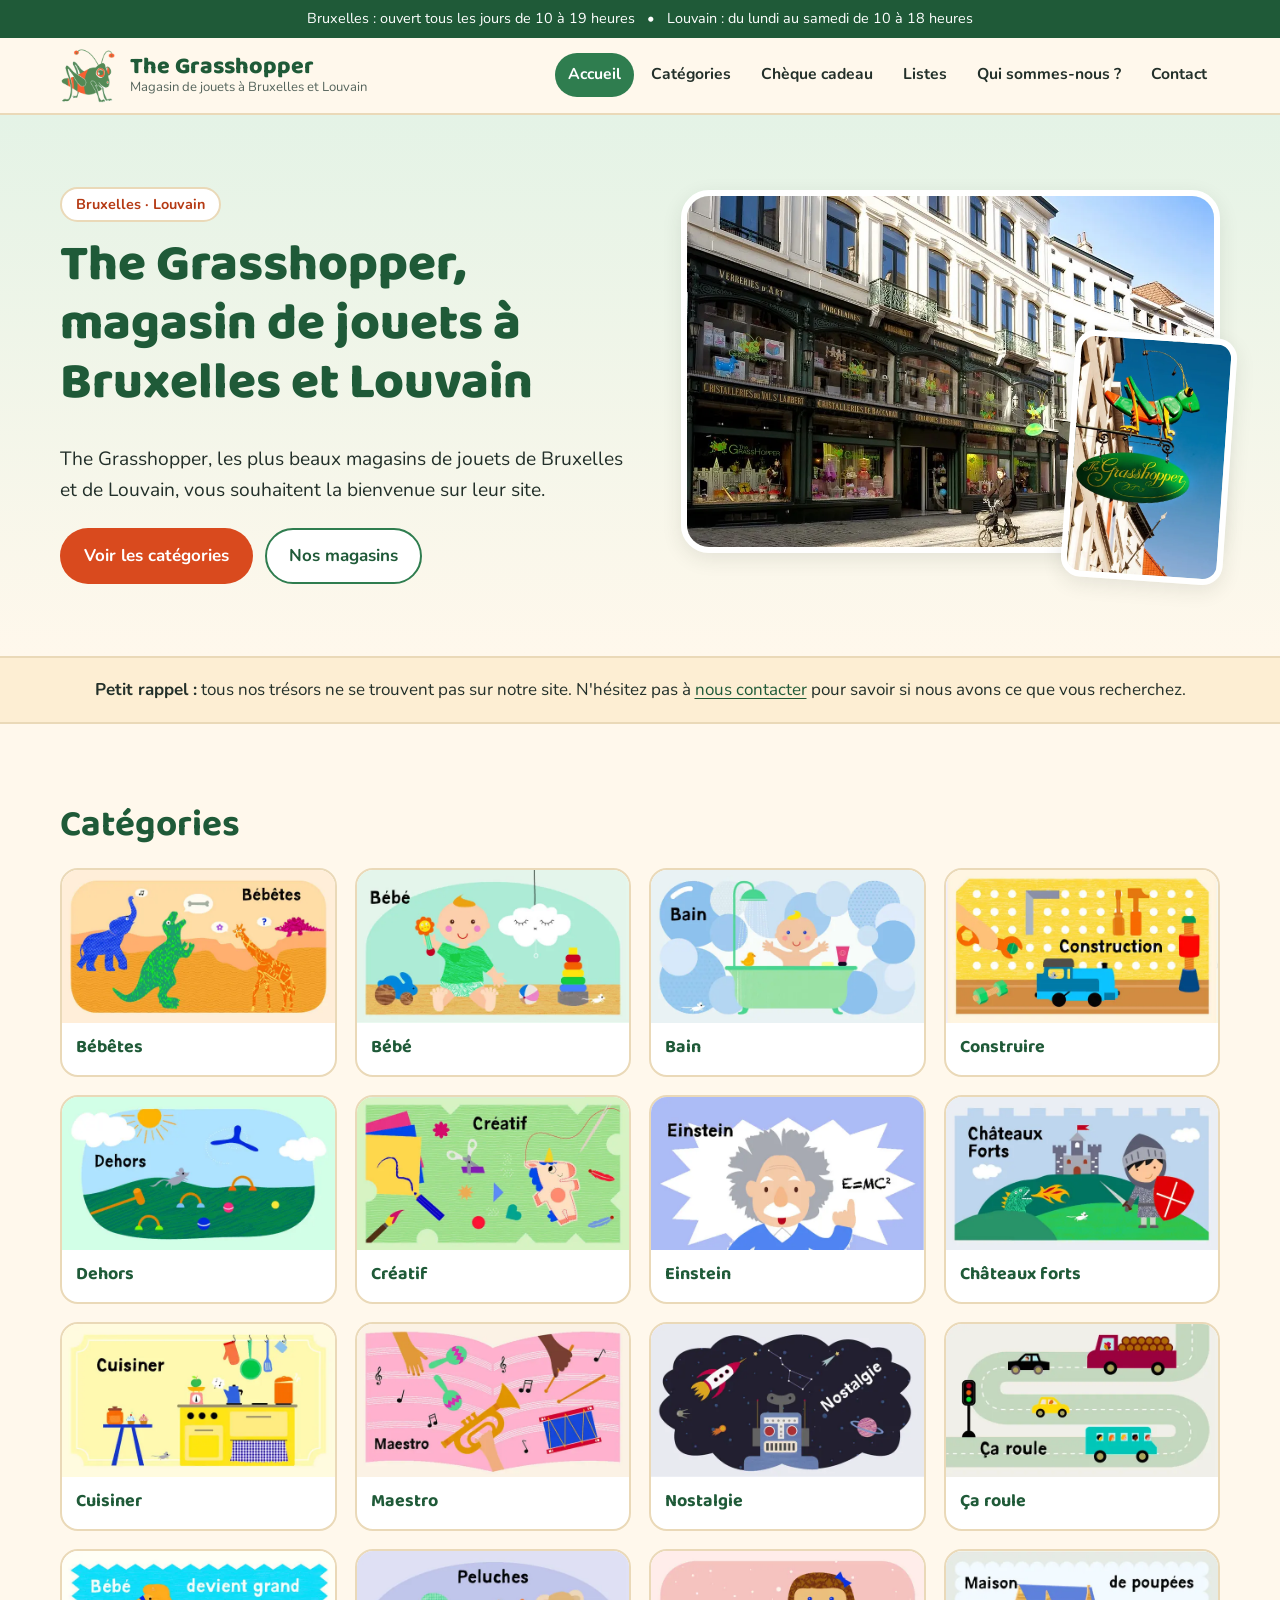
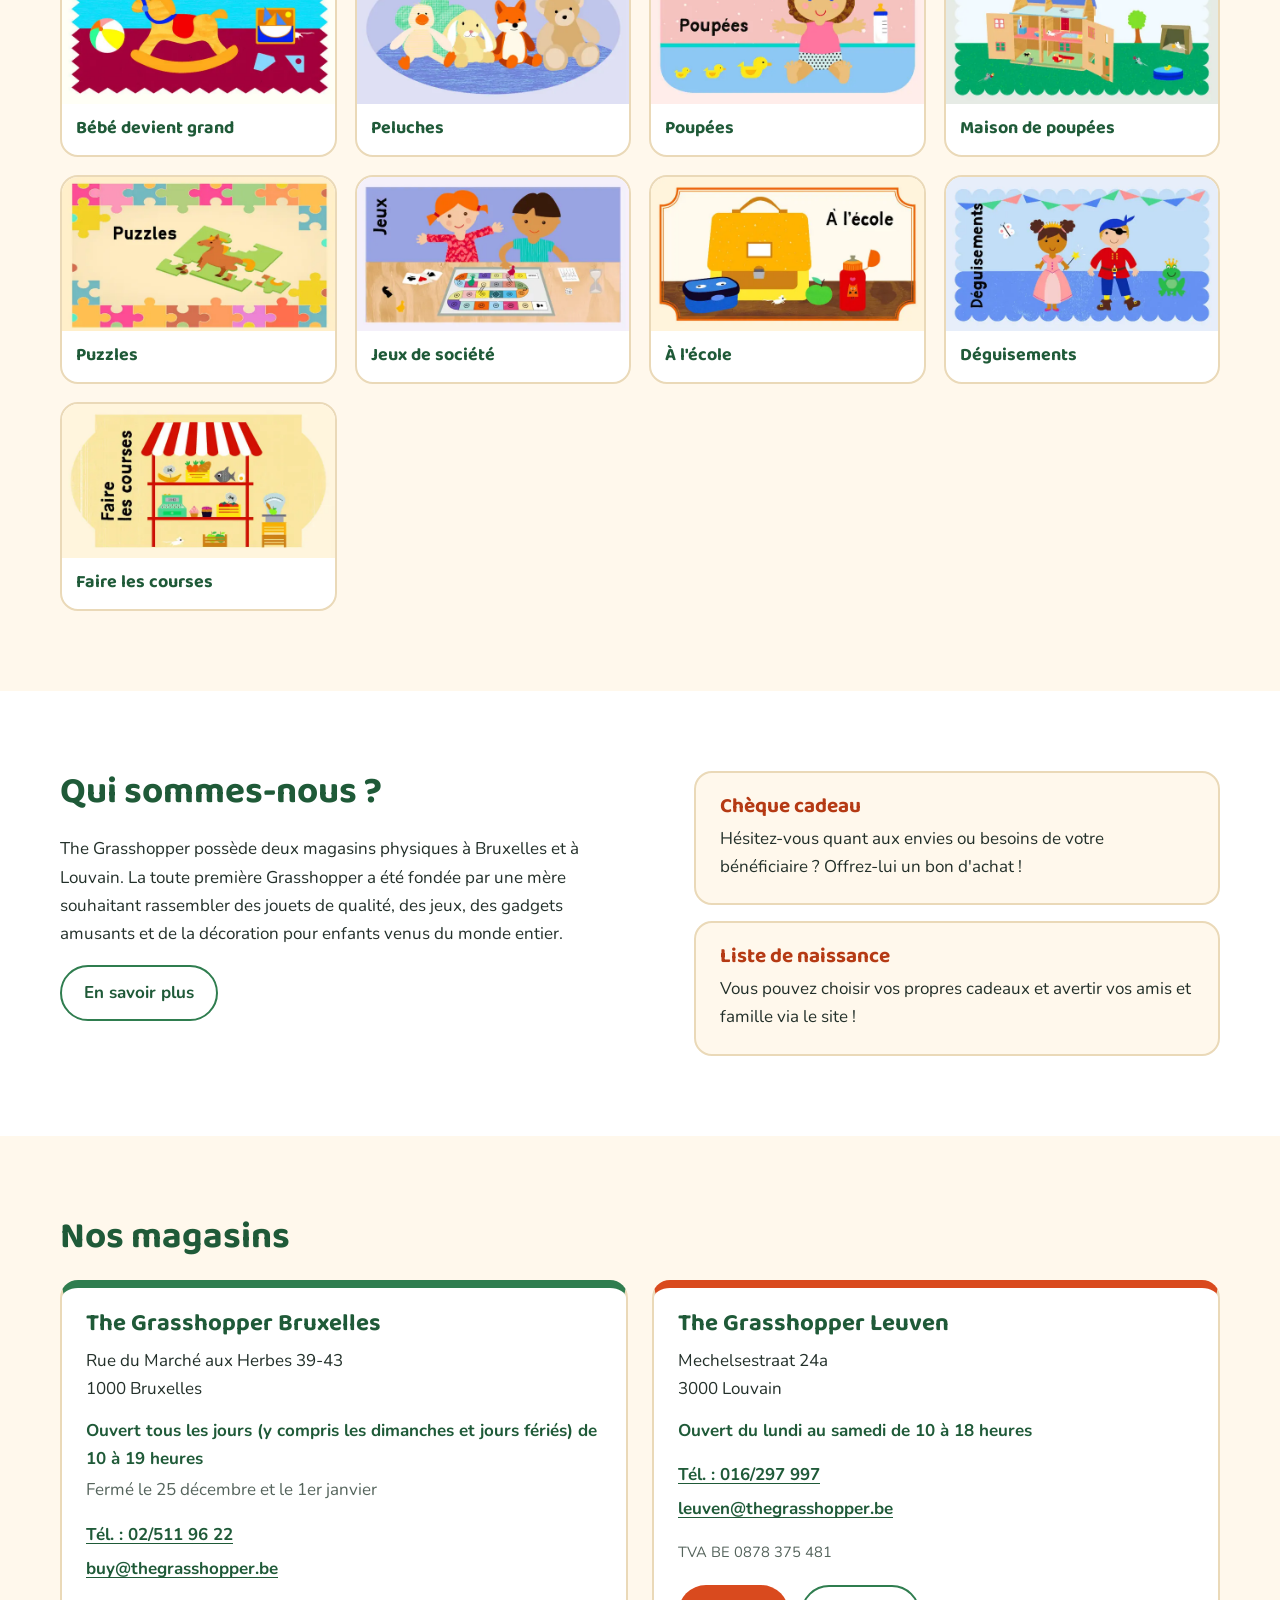
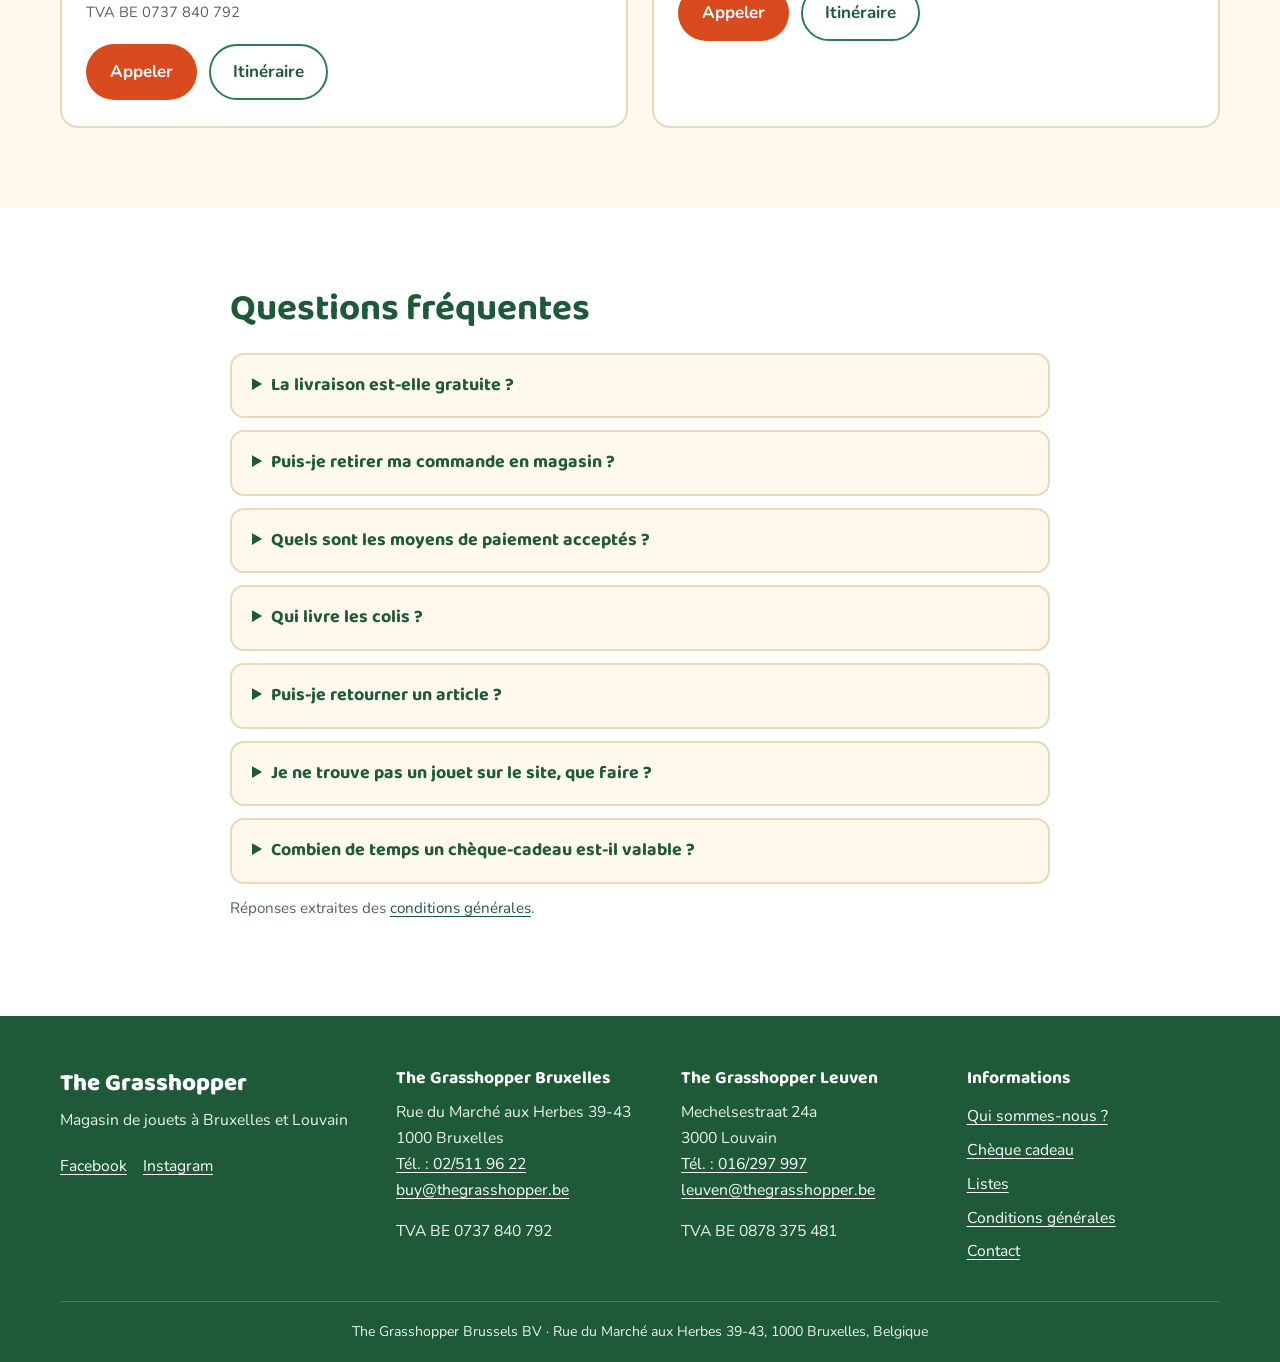
<file: index.html>
<!doctype html>
<html lang="fr-BE">
<head>
<meta charset="utf-8">
<meta name="viewport" content="width=device-width, initial-scale=1">
<title>The Grasshopper | Magasin de jouets à Bruxelles et Louvain</title>
<meta name="description" content="The Grasshopper, magasin de jouets à Bruxelles (Rue du Marché aux Herbes 39-43) et à Louvain. Jouets de qualité, jeux, peluches, puzzles, déguisements.">
<meta name="robots" content="noindex, nofollow">
<link rel="canonical" href="https://galise332.github.io/the-grasshopper-site/">
<meta name="theme-color" content="#2f7d4f">
<meta property="og:type" content="website">
<meta property="og:locale" content="fr_BE">
<meta property="og:site_name" content="The Grasshopper">
<meta property="og:title" content="The Grasshopper | Magasin de jouets à Bruxelles et Louvain">
<meta property="og:description" content="The Grasshopper, magasin de jouets à Bruxelles (Rue du Marché aux Herbes 39-43) et à Louvain. Jouets de qualité, jeux, peluches, puzzles, déguisements.">
<meta property="og:url" content="https://galise332.github.io/the-grasshopper-site/">
<meta property="og:image" content="https://galise332.github.io/the-grasshopper-site/assets/img/og-image.jpg">
<meta property="og:image:width" content="1200">
<meta property="og:image:height" content="630">
<meta name="twitter:card" content="summary_large_image">
<meta name="twitter:title" content="The Grasshopper | Magasin de jouets à Bruxelles et Louvain">
<meta name="twitter:description" content="The Grasshopper, magasin de jouets à Bruxelles (Rue du Marché aux Herbes 39-43) et à Louvain. Jouets de qualité, jeux, peluches, puzzles, déguisements.">
<meta name="twitter:image" content="https://galise332.github.io/the-grasshopper-site/assets/img/og-image.jpg">
<link rel="icon" type="image/png" sizes="32x32" href="assets/img/favicon-32.png">
<link rel="apple-touch-icon" href="assets/img/apple-touch-icon.png">
<link rel="manifest" href="site.webmanifest">
<link rel="preconnect" href="https://fonts.googleapis.com">
<link rel="preconnect" href="https://fonts.gstatic.com" crossorigin>
<link href="https://fonts.googleapis.com/css2?family=Baloo+2:wght@600;700;800&family=Nunito:wght@400;600;700&display=swap" rel="stylesheet">
<link rel="stylesheet" href="assets/css/style.css">
<script type="application/ld+json">
{
  "@context": "https://schema.org",
  "@graph": [
    {
      "@type": "WebSite",
      "@id": "https://galise332.github.io/the-grasshopper-site/#site",
      "url": "https://galise332.github.io/the-grasshopper-site/",
      "name": "The Grasshopper",
      "inLanguage": "fr-BE"
    },
    {
      "@type": "Organization",
      "@id": "https://galise332.github.io/the-grasshopper-site/#organisation",
      "name": "The Grasshopper Brussels BV",
      "url": "https://galise332.github.io/the-grasshopper-site/",
      "logo": "https://galise332.github.io/the-grasshopper-site/assets/img/icon-192.png",
      "vatID": "BE0737840792",
      "email": "buy@thegrasshopper.be",
      "sameAs": [
        "https://www.facebook.com/thegrasshopperbrussels/",
        "https://www.instagram.com/the_grasshopper_brussels"
      ]
    },
    {
      "@type": "ToyStore",
      "@id": "https://galise332.github.io/the-grasshopper-site/#bruxelles",
      "name": "The Grasshopper Bruxelles",
      "url": "https://galise332.github.io/the-grasshopper-site/",
      "image": "https://galise332.github.io/the-grasshopper-site/assets/img/og-image.jpg",
      "logo": "https://galise332.github.io/the-grasshopper-site/assets/img/icon-192.png",
      "telephone": "+3225119622",
      "email": "buy@thegrasshopper.be",
      "vatID": "BE0737840792",
      "address": {
        "@type": "PostalAddress",
        "streetAddress": "Rue du Marché aux Herbes 39-43",
        "postalCode": "1000",
        "addressLocality": "Bruxelles",
        "addressCountry": "BE"
      },
      "openingHoursSpecification": [
        {
          "@type": "OpeningHoursSpecification",
          "dayOfWeek": [
            "Monday",
            "Tuesday",
            "Wednesday",
            "Thursday",
            "Friday",
            "Saturday",
            "Sunday"
          ],
          "opens": "10:00",
          "closes": "19:00"
        }
      ],
      "paymentAccepted": "Bancontact, carte de crédit, Paypal",
      "sameAs": [
        "https://www.facebook.com/thegrasshopperbrussels/",
        "https://www.instagram.com/the_grasshopper_brussels"
      ]
    },
    {
      "@type": "ToyStore",
      "@id": "https://galise332.github.io/the-grasshopper-site/#louvain",
      "name": "The Grasshopper Leuven",
      "url": "https://galise332.github.io/the-grasshopper-site/",
      "image": "https://galise332.github.io/the-grasshopper-site/assets/img/og-image.jpg",
      "logo": "https://galise332.github.io/the-grasshopper-site/assets/img/icon-192.png",
      "telephone": "+3216297997",
      "email": "leuven@thegrasshopper.be",
      "vatID": "BE0878375481",
      "address": {
        "@type": "PostalAddress",
        "streetAddress": "Mechelsestraat 24a",
        "postalCode": "3000",
        "addressLocality": "Louvain",
        "addressCountry": "BE"
      },
      "openingHoursSpecification": [
        {
          "@type": "OpeningHoursSpecification",
          "dayOfWeek": [
            "Monday",
            "Tuesday",
            "Wednesday",
            "Thursday",
            "Friday",
            "Saturday"
          ],
          "opens": "10:00",
          "closes": "18:00"
        }
      ],
      "paymentAccepted": "Bancontact, carte de crédit, Paypal",
      "sameAs": [
        "https://www.facebook.com/thegrasshopperbrussels/",
        "https://www.instagram.com/the_grasshopper_brussels"
      ]
    },
    {
      "@type": "FAQPage",
      "mainEntity": [
        {
          "@type": "Question",
          "name": "La livraison est-elle gratuite ?",
          "acceptedAnswer": {
            "@type": "Answer",
            "text": "Les frais de livraison et d'expédition sont à la charge du client. Toutefois, les commandes supérieures à 75€ bénéficient de la livraison gratuite."
          }
        },
        {
          "@type": "Question",
          "name": "Puis-je retirer ma commande en magasin ?",
          "acceptedAnswer": {
            "@type": "Answer",
            "text": "Les clients ont également la possibilité de retirer leur colis en magasin."
          }
        },
        {
          "@type": "Question",
          "name": "Quels sont les moyens de paiement acceptés ?",
          "acceptedAnswer": {
            "@type": "Answer",
            "text": "Le paiement peut être effectué via Bancontact, carte de crédit ou Paypal."
          }
        },
        {
          "@type": "Question",
          "name": "Qui livre les colis ?",
          "acceptedAnswer": {
            "@type": "Answer",
            "text": "Les livraisons sont effectuées par bpost ou DPD. Dès que le colis est prêt à être expédié, le destinataire reçoit un e-mail contenant des informations sur la livraison prévue du colis, avec un créneau horaire indicatif pour la livraison."
          }
        },
        {
          "@type": "Question",
          "name": "Puis-je retourner un article ?",
          "acceptedAnswer": {
            "@type": "Answer",
            "text": "Le consommateur a le droit de notifier au vendeur, dans un délai de 14 jours après réception du produit, qu'il souhaite exercer son droit de rétractation, sans frais et sans avoir à motiver sa décision."
          }
        },
        {
          "@type": "Question",
          "name": "Je ne trouve pas un jouet sur le site, que faire ?",
          "acceptedAnswer": {
            "@type": "Answer",
            "text": "Tous nos trésors ne se trouvent pas sur notre site. N'hésitez pas à nous contacter pour savoir si nous avons ce que vous recherchez."
          }
        },
        {
          "@type": "Question",
          "name": "Combien de temps un chèque-cadeau est-il valable ?",
          "acceptedAnswer": {
            "@type": "Answer",
            "text": "Les chèques-cadeaux ont une validité de 12 mois et peuvent être utilisés en plusieurs fois."
          }
        }
      ]
    }
  ]
}
</script>
</head>
<body>
<a class="skip-link" href="#contenu">Aller au contenu</a>
<div class="topbar">
  <div class="container topbar-inner">
    <span>Bruxelles : ouvert tous les jours de 10 à 19 heures</span>
    <span class="topbar-sep" aria-hidden="true">•</span>
    <span>Louvain : du lundi au samedi de 10 à 18 heures</span>
  </div>
</div>
<header class="site-header">
  <div class="container header-inner">
    <a class="brand" href="index.html" aria-label="The Grasshopper, accueil">
      <img src="assets/img/logo.webp" alt="" width="320" height="303">
      <span class="brand-text">
        <span class="brand-name">The Grasshopper</span>
        <span class="brand-tag">Magasin de jouets à Bruxelles et Louvain</span>
      </span>
    </a>
    <button class="nav-toggle" type="button" aria-expanded="false" aria-controls="menu">
      <span class="nav-toggle-bars" aria-hidden="true"></span>
      <span class="sr-only">Menu</span>
    </button>
    <nav id="menu" class="site-nav" aria-label="Navigation principale">
      <ul>
        <li><a href="index.html" aria-current="page">Accueil</a></li>
        <li><a href="index.html#categories">Catégories</a></li>
        <li><a href="cheque-cadeau.html">Chèque cadeau</a></li>
        <li><a href="listes.html">Listes</a></li>
        <li><a href="qui-sommes-nous.html">Qui sommes-nous ?</a></li>
        <li><a href="contact.html">Contact</a></li>
      </ul>
    </nav>
  </div>
</header>
<main id="contenu">
<section class="hero">
  <div class="container hero-grid">
    <div class="hero-text">
      <p class="eyebrow">Bruxelles · Louvain</p>
      <h1>The Grasshopper, magasin de jouets à Bruxelles et Louvain</h1>
      <p class="lead">The Grasshopper, les plus beaux magasins de jouets de Bruxelles et de Louvain, vous souhaitent la bienvenue sur leur site.</p>
      <div class="btn-row">
        <a class="btn btn-primary" href="#categories">Voir les catégories</a>
        <a class="btn btn-ghost" href="#magasins">Nos magasins</a>
      </div>
    </div>
    <div class="hero-media">
      <img src="assets/img/magasin-1.webp" alt="Façade d'un magasin de jouets The Grasshopper" width="1000" height="667" fetchpriority="high">
      <img class="hero-badge" src="assets/img/magasin-2.webp" alt="Enseigne sauterelle The Grasshopper" width="458" height="720" loading="lazy" decoding="async">
    </div>
  </div>
</section>

<section class="notice">
  <div class="container notice-inner">
    <p><strong>Petit rappel :</strong> tous nos trésors ne se trouvent pas sur notre site. N'hésitez pas à <a href="contact.html">nous contacter</a> pour savoir si nous avons ce que vous recherchez.</p>
  </div>
</section>

<section class="section" id="categories">
  <div class="container">
    <h2>Catégories</h2>
    <ul class="cat-grid">
      <li><a class="cat-card" href="https://www.thegrasshopper.be/fr/allemaalbeestjes" target="_blank" rel="noopener">
        <img src="assets/img/cat-bebetes.webp" alt="Catégorie Bébêtes" width="640" height="360" loading="lazy" decoding="async">
        <span class="cat-label">Bébêtes</span>
      </a></li>
      <li><a class="cat-card" href="https://www.thegrasshopper.be/fr/baby" target="_blank" rel="noopener">
        <img src="assets/img/cat-bebe.webp" alt="Catégorie Bébé" width="640" height="360" loading="lazy" decoding="async">
        <span class="cat-label">Bébé</span>
      </a></li>
      <li><a class="cat-card" href="https://www.thegrasshopper.be/fr/bad-en-regenspeelgoed" target="_blank" rel="noopener">
        <img src="assets/img/cat-bain.webp" alt="Catégorie Bain" width="640" height="360" loading="lazy" decoding="async">
        <span class="cat-label">Bain</span>
      </a></li>
      <li><a class="cat-card" href="https://www.thegrasshopper.be/fr/bouwen" target="_blank" rel="noopener">
        <img src="assets/img/cat-construire.webp" alt="Catégorie Construire" width="640" height="360" loading="lazy" decoding="async">
        <span class="cat-label">Construire</span>
      </a></li>
      <li><a class="cat-card" href="https://www.thegrasshopper.be/fr/buitenspeelgoed" target="_blank" rel="noopener">
        <img src="assets/img/cat-dehors.webp" alt="Catégorie Dehors" width="640" height="360" loading="lazy" decoding="async">
        <span class="cat-label">Dehors</span>
      </a></li>
      <li><a class="cat-card" href="https://www.thegrasshopper.be/fr/knutselen" target="_blank" rel="noopener">
        <img src="assets/img/cat-creatif.webp" alt="Catégorie Créatif" width="640" height="360" loading="lazy" decoding="async">
        <span class="cat-label">Créatif</span>
      </a></li>
      <li><a class="cat-card" href="https://www.thegrasshopper.be/fr/ontdekken" target="_blank" rel="noopener">
        <img src="assets/img/cat-einstein.webp" alt="Catégorie Einstein" width="640" height="360" loading="lazy" decoding="async">
        <span class="cat-label">Einstein</span>
      </a></li>
      <li><a class="cat-card" href="https://www.thegrasshopper.be/fr/kasteel" target="_blank" rel="noopener">
        <img src="assets/img/cat-chateaux.webp" alt="Catégorie Châteaux forts" width="640" height="360" loading="lazy" decoding="async">
        <span class="cat-label">Châteaux forts</span>
      </a></li>
      <li><a class="cat-card" href="https://www.thegrasshopper.be/fr/koken" target="_blank" rel="noopener">
        <img src="assets/img/cat-cuisiner.webp" alt="Catégorie Cuisiner" width="640" height="360" loading="lazy" decoding="async">
        <span class="cat-label">Cuisiner</span>
      </a></li>
      <li><a class="cat-card" href="https://www.thegrasshopper.be/fr/muziekinstrumenten" target="_blank" rel="noopener">
        <img src="assets/img/cat-maestro.webp" alt="Catégorie Maestro" width="640" height="360" loading="lazy" decoding="async">
        <span class="cat-label">Maestro</span>
      </a></li>
      <li><a class="cat-card" href="https://www.thegrasshopper.be/fr/lekker-nostalgisch" target="_blank" rel="noopener">
        <img src="assets/img/cat-nostalgie.webp" alt="Catégorie Nostalgie" width="640" height="360" loading="lazy" decoding="async">
        <span class="cat-label">Nostalgie</span>
      </a></li>
      <li><a class="cat-card" href="https://www.thegrasshopper.be/fr/rijden" target="_blank" rel="noopener">
        <img src="assets/img/cat-caroule.webp" alt="Catégorie Ça roule" width="640" height="360" loading="lazy" decoding="async">
        <span class="cat-label">Ça roule</span>
      </a></li>
      <li><a class="cat-card" href="https://www.thegrasshopper.be/fr/peuter" target="_blank" rel="noopener">
        <img src="assets/img/cat-bebe-grand.webp" alt="Catégorie Bébé devient grand" width="640" height="360" loading="lazy" decoding="async">
        <span class="cat-label">Bébé devient grand</span>
      </a></li>
      <li><a class="cat-card" href="https://www.thegrasshopper.be/fr/knuffels" target="_blank" rel="noopener">
        <img src="assets/img/cat-peluches.webp" alt="Catégorie Peluches" width="640" height="360" loading="lazy" decoding="async">
        <span class="cat-label">Peluches</span>
      </a></li>
      <li><a class="cat-card" href="https://www.thegrasshopper.be/fr/poppen" target="_blank" rel="noopener">
        <img src="assets/img/cat-poupees.webp" alt="Catégorie Poupées" width="640" height="360" loading="lazy" decoding="async">
        <span class="cat-label">Poupées</span>
      </a></li>
      <li><a class="cat-card" href="https://www.thegrasshopper.be/fr/poppenhuizen" target="_blank" rel="noopener">
        <img src="assets/img/cat-maison-poupees.webp" alt="Catégorie Maison de poupées" width="640" height="360" loading="lazy" decoding="async">
        <span class="cat-label">Maison de poupées</span>
      </a></li>
      <li><a class="cat-card" href="https://www.thegrasshopper.be/fr/puzzels" target="_blank" rel="noopener">
        <img src="assets/img/cat-puzzles.webp" alt="Catégorie Puzzles" width="640" height="360" loading="lazy" decoding="async">
        <span class="cat-label">Puzzles</span>
      </a></li>
      <li><a class="cat-card" href="https://www.thegrasshopper.be/fr/gezelschapsspelletjes" target="_blank" rel="noopener">
        <img src="assets/img/cat-jeux.webp" alt="Catégorie Jeux de société" width="640" height="360" loading="lazy" decoding="async">
        <span class="cat-label">Jeux de société</span>
      </a></li>
      <li><a class="cat-card" href="https://www.thegrasshopper.be/fr/terug-naar-school" target="_blank" rel="noopener">
        <img src="assets/img/cat-ecole.webp" alt="Catégorie À l'école" width="640" height="360" loading="lazy" decoding="async">
        <span class="cat-label">À l'école</span>
      </a></li>
      <li><a class="cat-card" href="https://www.thegrasshopper.be/fr/verkleedfeest" target="_blank" rel="noopener">
        <img src="assets/img/cat-deguisements.webp" alt="Catégorie Déguisements" width="640" height="360" loading="lazy" decoding="async">
        <span class="cat-label">Déguisements</span>
      </a></li>
      <li><a class="cat-card" href="https://www.thegrasshopper.be/fr/winkelen" target="_blank" rel="noopener">
        <img src="assets/img/cat-courses.webp" alt="Catégorie Faire les courses" width="640" height="360" loading="lazy" decoding="async">
        <span class="cat-label">Faire les courses</span>
      </a></li>
    </ul>
  </div>
</section>

<section class="section section-alt">
  <div class="container about-grid">
    <div>
      <h2>Qui sommes-nous ?</h2>
      <p>The Grasshopper possède deux magasins physiques à Bruxelles et à Louvain. La toute première Grasshopper a été fondée par une mère souhaitant rassembler des jouets de qualité, des jeux, des gadgets amusants et de la décoration pour enfants venus du monde entier.</p>
      <a class="btn btn-ghost" href="qui-sommes-nous.html">En savoir plus</a>
    </div>
    <div class="duo">
      <a class="duo-card" href="cheque-cadeau.html">
        <h3>Chèque cadeau</h3>
        <p>Hésitez-vous quant aux envies ou besoins de votre bénéficiaire ? Offrez-lui un bon d'achat !</p>
      </a>
      <a class="duo-card" href="listes.html">
        <h3>Liste de naissance</h3>
        <p>Vous pouvez choisir vos propres cadeaux et avertir vos amis et famille via le site !</p>
      </a>
    </div>
  </div>
</section>

<section class="section" id="magasins">
  <div class="container">
    <h2>Nos magasins</h2>
    <div class="store-grid">

<article class="store-card" id="bruxelles">
  <div class="store-body">
    <h3>The Grasshopper Bruxelles</h3>
    <address>
      Rue du Marché aux Herbes 39-43<br>
      1000 Bruxelles
    </address>
    <p class="store-hours">Ouvert tous les jours (y compris les dimanches et jours fériés) de 10 à 19 heures</p>
    <p class="store-note">Fermé le 25 décembre et le 1er janvier</p>
    <ul class="store-links">
      <li><a href="tel:+3225119622">Tél. : 02/511 96 22</a></li>
      <li><a href="mailto:buy@thegrasshopper.be">buy@thegrasshopper.be</a></li>
    </ul>
    <p class="store-vat">TVA BE 0737 840 792</p>
    <div class="btn-row">
      <a class="btn btn-primary" href="tel:+3225119622">Appeler</a>
      <a class="btn btn-ghost" href="https://www.google.com/maps/search/?api=1&query=The+Grasshopper,+Rue+du+Marché+aux+Herbes+39-43,+1000+Bruxelles" target="_blank" rel="noopener">Itinéraire</a>
    </div>
  </div>
</article>

<article class="store-card" id="louvain">
  <div class="store-body">
    <h3>The Grasshopper Leuven</h3>
    <address>
      Mechelsestraat 24a<br>
      3000 Louvain
    </address>
    <p class="store-hours">Ouvert du lundi au samedi de 10 à 18 heures</p>
    
    <ul class="store-links">
      <li><a href="tel:+3216297997">Tél. : 016/297 997</a></li>
      <li><a href="mailto:leuven@thegrasshopper.be">leuven@thegrasshopper.be</a></li>
    </ul>
    <p class="store-vat">TVA BE 0878 375 481</p>
    <div class="btn-row">
      <a class="btn btn-primary" href="tel:+3216297997">Appeler</a>
      <a class="btn btn-ghost" href="https://www.google.com/maps/search/?api=1&query=The+Grasshopper,+Mechelsestraat+24a,+3000+Louvain" target="_blank" rel="noopener">Itinéraire</a>
    </div>
  </div>
</article>
    </div>
  </div>
</section>

<section class="section section-alt" id="questions">
  <div class="container narrow">
    <h2>Questions fréquentes</h2>
    <div class="faq">
      <details>
        <summary>La livraison est-elle gratuite ?</summary>
        <p>Les frais de livraison et d'expédition sont à la charge du client. Toutefois, les commandes supérieures à 75€ bénéficient de la livraison gratuite.</p>
      </details>
      <details>
        <summary>Puis-je retirer ma commande en magasin ?</summary>
        <p>Les clients ont également la possibilité de retirer leur colis en magasin.</p>
      </details>
      <details>
        <summary>Quels sont les moyens de paiement acceptés ?</summary>
        <p>Le paiement peut être effectué via Bancontact, carte de crédit ou Paypal.</p>
      </details>
      <details>
        <summary>Qui livre les colis ?</summary>
        <p>Les livraisons sont effectuées par bpost ou DPD. Dès que le colis est prêt à être expédié, le destinataire reçoit un e-mail contenant des informations sur la livraison prévue du colis, avec un créneau horaire indicatif pour la livraison.</p>
      </details>
      <details>
        <summary>Puis-je retourner un article ?</summary>
        <p>Le consommateur a le droit de notifier au vendeur, dans un délai de 14 jours après réception du produit, qu'il souhaite exercer son droit de rétractation, sans frais et sans avoir à motiver sa décision.</p>
      </details>
      <details>
        <summary>Je ne trouve pas un jouet sur le site, que faire ?</summary>
        <p>Tous nos trésors ne se trouvent pas sur notre site. N'hésitez pas à nous contacter pour savoir si nous avons ce que vous recherchez.</p>
      </details>
      <details>
        <summary>Combien de temps un chèque-cadeau est-il valable ?</summary>
        <p>Les chèques-cadeaux ont une validité de 12 mois et peuvent être utilisés en plusieurs fois.</p>
      </details>
    </div>
    <p class="muted">Réponses extraites des <a href="conditions-generales.html">conditions générales</a>.</p>
  </div>
</section>
</main>
<footer class="site-footer">
  <div class="container footer-grid">
    <div>
      <p class="footer-brand">The Grasshopper</p>
      <p>Magasin de jouets à Bruxelles et Louvain</p>
      <ul class="social">
        <li><a href="https://www.facebook.com/thegrasshopperbrussels/" target="_blank" rel="noopener">Facebook</a></li>
        <li><a href="https://www.instagram.com/the_grasshopper_brussels" target="_blank" rel="noopener">Instagram</a></li>
      </ul>
    </div>
    <div>
      <p class="footer-title">The Grasshopper Bruxelles</p>
      <address>Rue du Marché aux Herbes 39-43<br>1000 Bruxelles</address>
      <p><a href="tel:+3225119622">Tél. : 02/511 96 22</a><br><a href="mailto:buy@thegrasshopper.be">buy@thegrasshopper.be</a></p>
      <p>TVA BE 0737 840 792</p>
    </div>
    <div>
      <p class="footer-title">The Grasshopper Leuven</p>
      <address>Mechelsestraat 24a<br>3000 Louvain</address>
      <p><a href="tel:+3216297997">Tél. : 016/297 997</a><br><a href="mailto:leuven@thegrasshopper.be">leuven@thegrasshopper.be</a></p>
      <p>TVA BE 0878 375 481</p>
    </div>
    <div>
      <p class="footer-title">Informations</p>
      <ul class="footer-links">
        <li><a href="qui-sommes-nous.html">Qui sommes-nous ?</a></li>
        <li><a href="cheque-cadeau.html">Chèque cadeau</a></li>
        <li><a href="listes.html">Listes</a></li>
        <li><a href="conditions-generales.html">Conditions générales</a></li>
        <li><a href="contact.html">Contact</a></li>
      </ul>
    </div>
  </div>
  <div class="container footer-bottom">
    <p>The Grasshopper Brussels BV · Rue du Marché aux Herbes 39-43, 1000 Bruxelles, Belgique</p>
  </div>
</footer>
<script src="assets/js/main.js" defer></script>
</body>
</html>
</file>
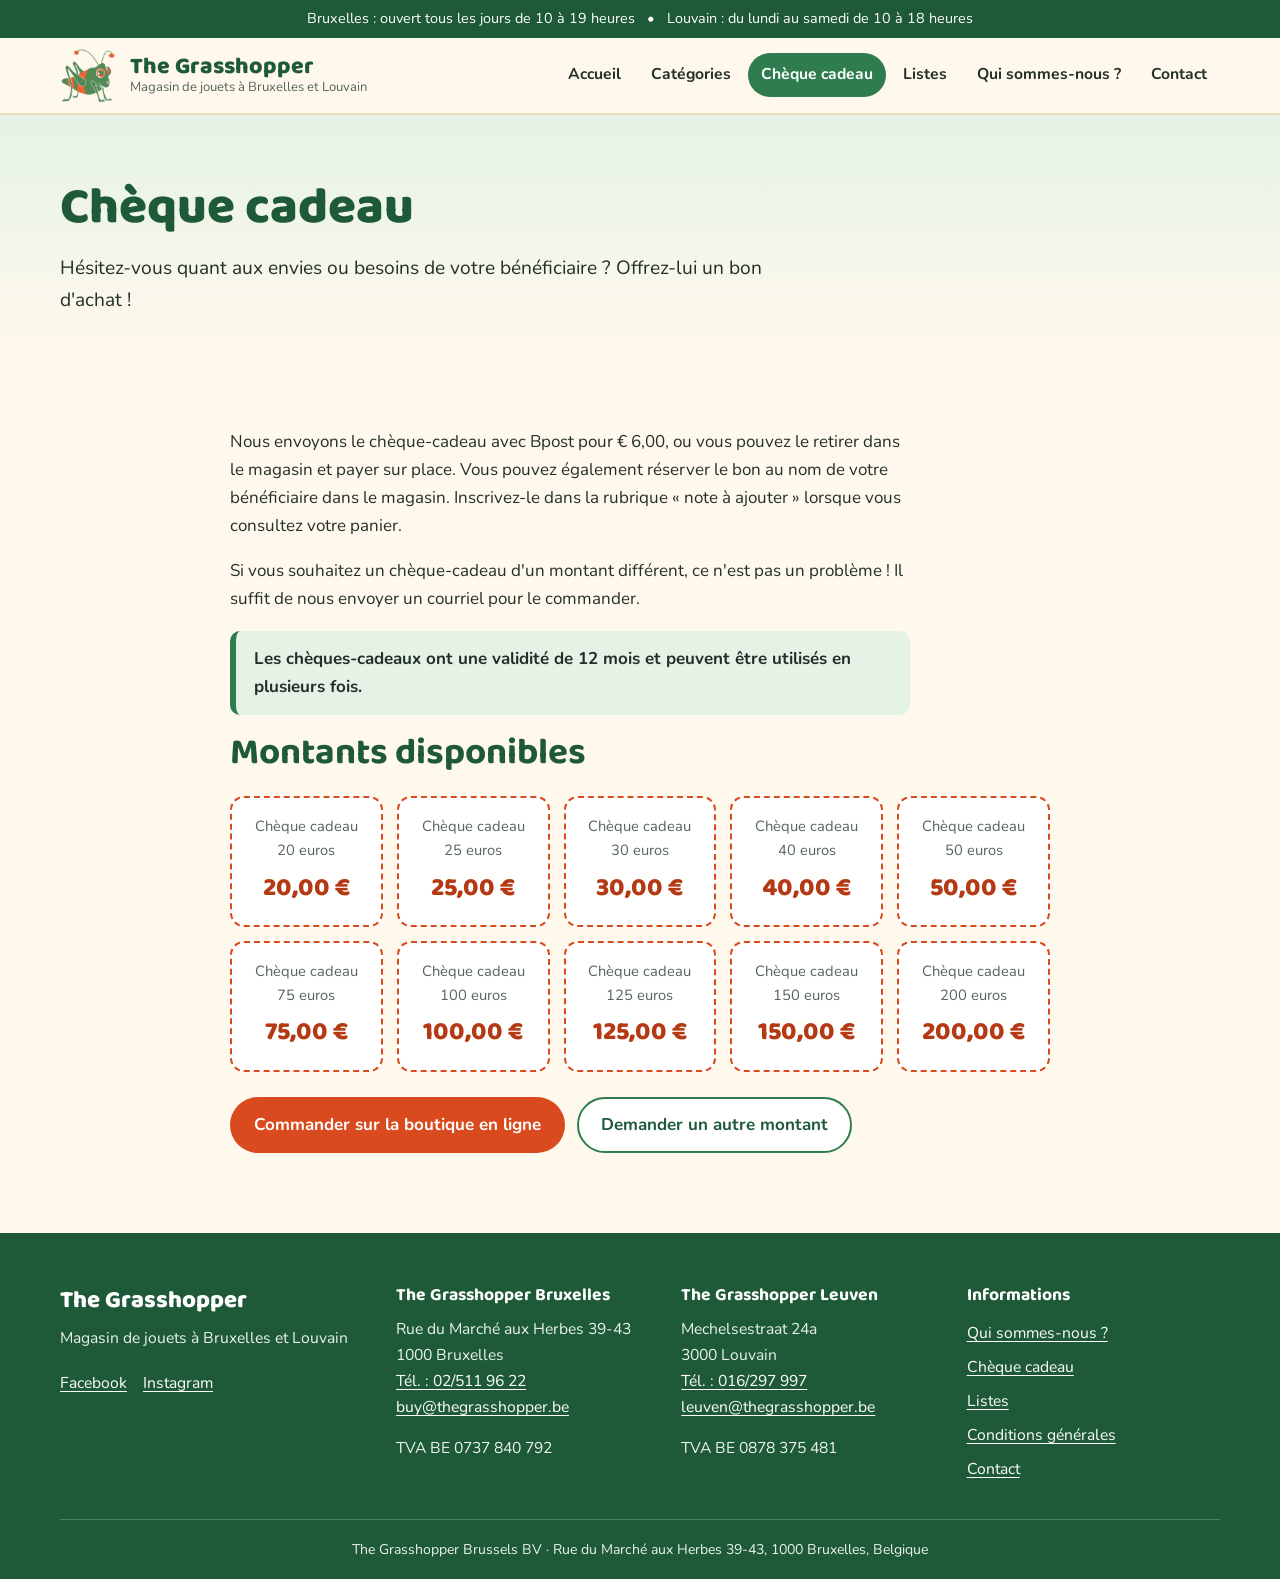
<file: cheque-cadeau.html>
<!doctype html>
<html lang="fr-BE">
<head>
<meta charset="utf-8">
<meta name="viewport" content="width=device-width, initial-scale=1">
<title>Chèque cadeau de 20 € à 200 € | The Grasshopper</title>
<meta name="description" content="Offrez un chèque cadeau The Grasshopper : de 20 € à 200 €, valable 12 mois et utilisable en plusieurs fois. Envoi avec Bpost ou retrait dans le magasin.">
<meta name="robots" content="noindex, nofollow">
<link rel="canonical" href="https://galise332.github.io/the-grasshopper-site/cheque-cadeau.html">
<meta name="theme-color" content="#2f7d4f">
<meta property="og:type" content="website">
<meta property="og:locale" content="fr_BE">
<meta property="og:site_name" content="The Grasshopper">
<meta property="og:title" content="Chèque cadeau de 20 € à 200 € | The Grasshopper">
<meta property="og:description" content="Offrez un chèque cadeau The Grasshopper : de 20 € à 200 €, valable 12 mois et utilisable en plusieurs fois. Envoi avec Bpost ou retrait dans le magasin.">
<meta property="og:url" content="https://galise332.github.io/the-grasshopper-site/cheque-cadeau.html">
<meta property="og:image" content="https://galise332.github.io/the-grasshopper-site/assets/img/og-image.jpg">
<meta property="og:image:width" content="1200">
<meta property="og:image:height" content="630">
<meta name="twitter:card" content="summary_large_image">
<meta name="twitter:title" content="Chèque cadeau de 20 € à 200 € | The Grasshopper">
<meta name="twitter:description" content="Offrez un chèque cadeau The Grasshopper : de 20 € à 200 €, valable 12 mois et utilisable en plusieurs fois. Envoi avec Bpost ou retrait dans le magasin.">
<meta name="twitter:image" content="https://galise332.github.io/the-grasshopper-site/assets/img/og-image.jpg">
<link rel="icon" type="image/png" sizes="32x32" href="assets/img/favicon-32.png">
<link rel="apple-touch-icon" href="assets/img/apple-touch-icon.png">
<link rel="manifest" href="site.webmanifest">
<link rel="preconnect" href="https://fonts.googleapis.com">
<link rel="preconnect" href="https://fonts.gstatic.com" crossorigin>
<link href="https://fonts.googleapis.com/css2?family=Baloo+2:wght@600;700;800&family=Nunito:wght@400;600;700&display=swap" rel="stylesheet">
<link rel="stylesheet" href="assets/css/style.css">
<script type="application/ld+json">
{
  "@context": "https://schema.org",
  "@graph": [
    {
      "@type": "BreadcrumbList",
      "itemListElement": [
        {
          "@type": "ListItem",
          "position": 1,
          "name": "Accueil",
          "item": "https://galise332.github.io/the-grasshopper-site/"
        },
        {
          "@type": "ListItem",
          "position": 2,
          "name": "Chèque cadeau",
          "item": "https://galise332.github.io/the-grasshopper-site/cheque-cadeau.html"
        }
      ]
    }
  ]
}
</script>
</head>
<body>
<a class="skip-link" href="#contenu">Aller au contenu</a>
<div class="topbar">
  <div class="container topbar-inner">
    <span>Bruxelles : ouvert tous les jours de 10 à 19 heures</span>
    <span class="topbar-sep" aria-hidden="true">•</span>
    <span>Louvain : du lundi au samedi de 10 à 18 heures</span>
  </div>
</div>
<header class="site-header">
  <div class="container header-inner">
    <a class="brand" href="index.html" aria-label="The Grasshopper, accueil">
      <img src="assets/img/logo.webp" alt="" width="320" height="303">
      <span class="brand-text">
        <span class="brand-name">The Grasshopper</span>
        <span class="brand-tag">Magasin de jouets à Bruxelles et Louvain</span>
      </span>
    </a>
    <button class="nav-toggle" type="button" aria-expanded="false" aria-controls="menu">
      <span class="nav-toggle-bars" aria-hidden="true"></span>
      <span class="sr-only">Menu</span>
    </button>
    <nav id="menu" class="site-nav" aria-label="Navigation principale">
      <ul>
        <li><a href="index.html">Accueil</a></li>
        <li><a href="index.html#categories">Catégories</a></li>
        <li><a href="cheque-cadeau.html" aria-current="page">Chèque cadeau</a></li>
        <li><a href="listes.html">Listes</a></li>
        <li><a href="qui-sommes-nous.html">Qui sommes-nous ?</a></li>
        <li><a href="contact.html">Contact</a></li>
      </ul>
    </nav>
  </div>
</header>
<main id="contenu">
<section class="page-head">
  <div class="container">
    <h1>Chèque cadeau</h1>
    <p class="page-intro">Hésitez-vous quant aux envies ou besoins de votre bénéficiaire ? Offrez-lui un bon d'achat !</p>
  </div>
</section>
<section class="section">
  <div class="container narrow">
    <div class="prose">
      <p>Nous envoyons le chèque-cadeau avec Bpost pour € 6,00, ou vous pouvez le retirer dans le magasin et payer sur place. Vous pouvez également réserver le bon au nom de votre bénéficiaire dans le magasin. Inscrivez-le dans la rubrique « note à ajouter » lorsque vous consultez votre panier.</p>
      <p>Si vous souhaitez un chèque-cadeau d'un montant différent, ce n'est pas un problème ! Il suffit de nous envoyer un courriel pour le commander.</p>
      <p class="callout">Les chèques-cadeaux ont une validité de 12 mois et peuvent être utilisés en plusieurs fois.</p>
    </div>
    <h2>Montants disponibles</h2>
    <ul class="voucher-grid">
      <li class="voucher">
        <span class="voucher-name">Chèque cadeau 20 euros</span>
        <span class="voucher-price">20,00 €</span>
      </li>
      <li class="voucher">
        <span class="voucher-name">Chèque cadeau 25 euros</span>
        <span class="voucher-price">25,00 €</span>
      </li>
      <li class="voucher">
        <span class="voucher-name">Chèque cadeau 30 euros</span>
        <span class="voucher-price">30,00 €</span>
      </li>
      <li class="voucher">
        <span class="voucher-name">Chèque cadeau 40 euros</span>
        <span class="voucher-price">40,00 €</span>
      </li>
      <li class="voucher">
        <span class="voucher-name">Chèque cadeau 50 euros</span>
        <span class="voucher-price">50,00 €</span>
      </li>
      <li class="voucher">
        <span class="voucher-name">Chèque cadeau 75 euros</span>
        <span class="voucher-price">75,00 €</span>
      </li>
      <li class="voucher">
        <span class="voucher-name">Chèque cadeau 100 euros</span>
        <span class="voucher-price">100,00 €</span>
      </li>
      <li class="voucher">
        <span class="voucher-name">Chèque cadeau 125 euros</span>
        <span class="voucher-price">125,00 €</span>
      </li>
      <li class="voucher">
        <span class="voucher-name">Chèque cadeau 150 euros</span>
        <span class="voucher-price">150,00 €</span>
      </li>
      <li class="voucher">
        <span class="voucher-name">Chèque cadeau 200 euros</span>
        <span class="voucher-price">200,00 €</span>
      </li>
    </ul>
    <div class="btn-row">
      <a class="btn btn-primary" href="https://www.thegrasshopper.be/fr/cadeaubon" target="_blank" rel="noopener">Commander sur la boutique en ligne</a>
      <a class="btn btn-ghost" href="mailto:buy@thegrasshopper.be">Demander un autre montant</a>
    </div>
  </div>
</section>
</main>
<footer class="site-footer">
  <div class="container footer-grid">
    <div>
      <p class="footer-brand">The Grasshopper</p>
      <p>Magasin de jouets à Bruxelles et Louvain</p>
      <ul class="social">
        <li><a href="https://www.facebook.com/thegrasshopperbrussels/" target="_blank" rel="noopener">Facebook</a></li>
        <li><a href="https://www.instagram.com/the_grasshopper_brussels" target="_blank" rel="noopener">Instagram</a></li>
      </ul>
    </div>
    <div>
      <p class="footer-title">The Grasshopper Bruxelles</p>
      <address>Rue du Marché aux Herbes 39-43<br>1000 Bruxelles</address>
      <p><a href="tel:+3225119622">Tél. : 02/511 96 22</a><br><a href="mailto:buy@thegrasshopper.be">buy@thegrasshopper.be</a></p>
      <p>TVA BE 0737 840 792</p>
    </div>
    <div>
      <p class="footer-title">The Grasshopper Leuven</p>
      <address>Mechelsestraat 24a<br>3000 Louvain</address>
      <p><a href="tel:+3216297997">Tél. : 016/297 997</a><br><a href="mailto:leuven@thegrasshopper.be">leuven@thegrasshopper.be</a></p>
      <p>TVA BE 0878 375 481</p>
    </div>
    <div>
      <p class="footer-title">Informations</p>
      <ul class="footer-links">
        <li><a href="qui-sommes-nous.html">Qui sommes-nous ?</a></li>
        <li><a href="cheque-cadeau.html">Chèque cadeau</a></li>
        <li><a href="listes.html">Listes</a></li>
        <li><a href="conditions-generales.html">Conditions générales</a></li>
        <li><a href="contact.html">Contact</a></li>
      </ul>
    </div>
  </div>
  <div class="container footer-bottom">
    <p>The Grasshopper Brussels BV · Rue du Marché aux Herbes 39-43, 1000 Bruxelles, Belgique</p>
  </div>
</footer>
<script src="assets/js/main.js" defer></script>
</body>
</html>
</file>
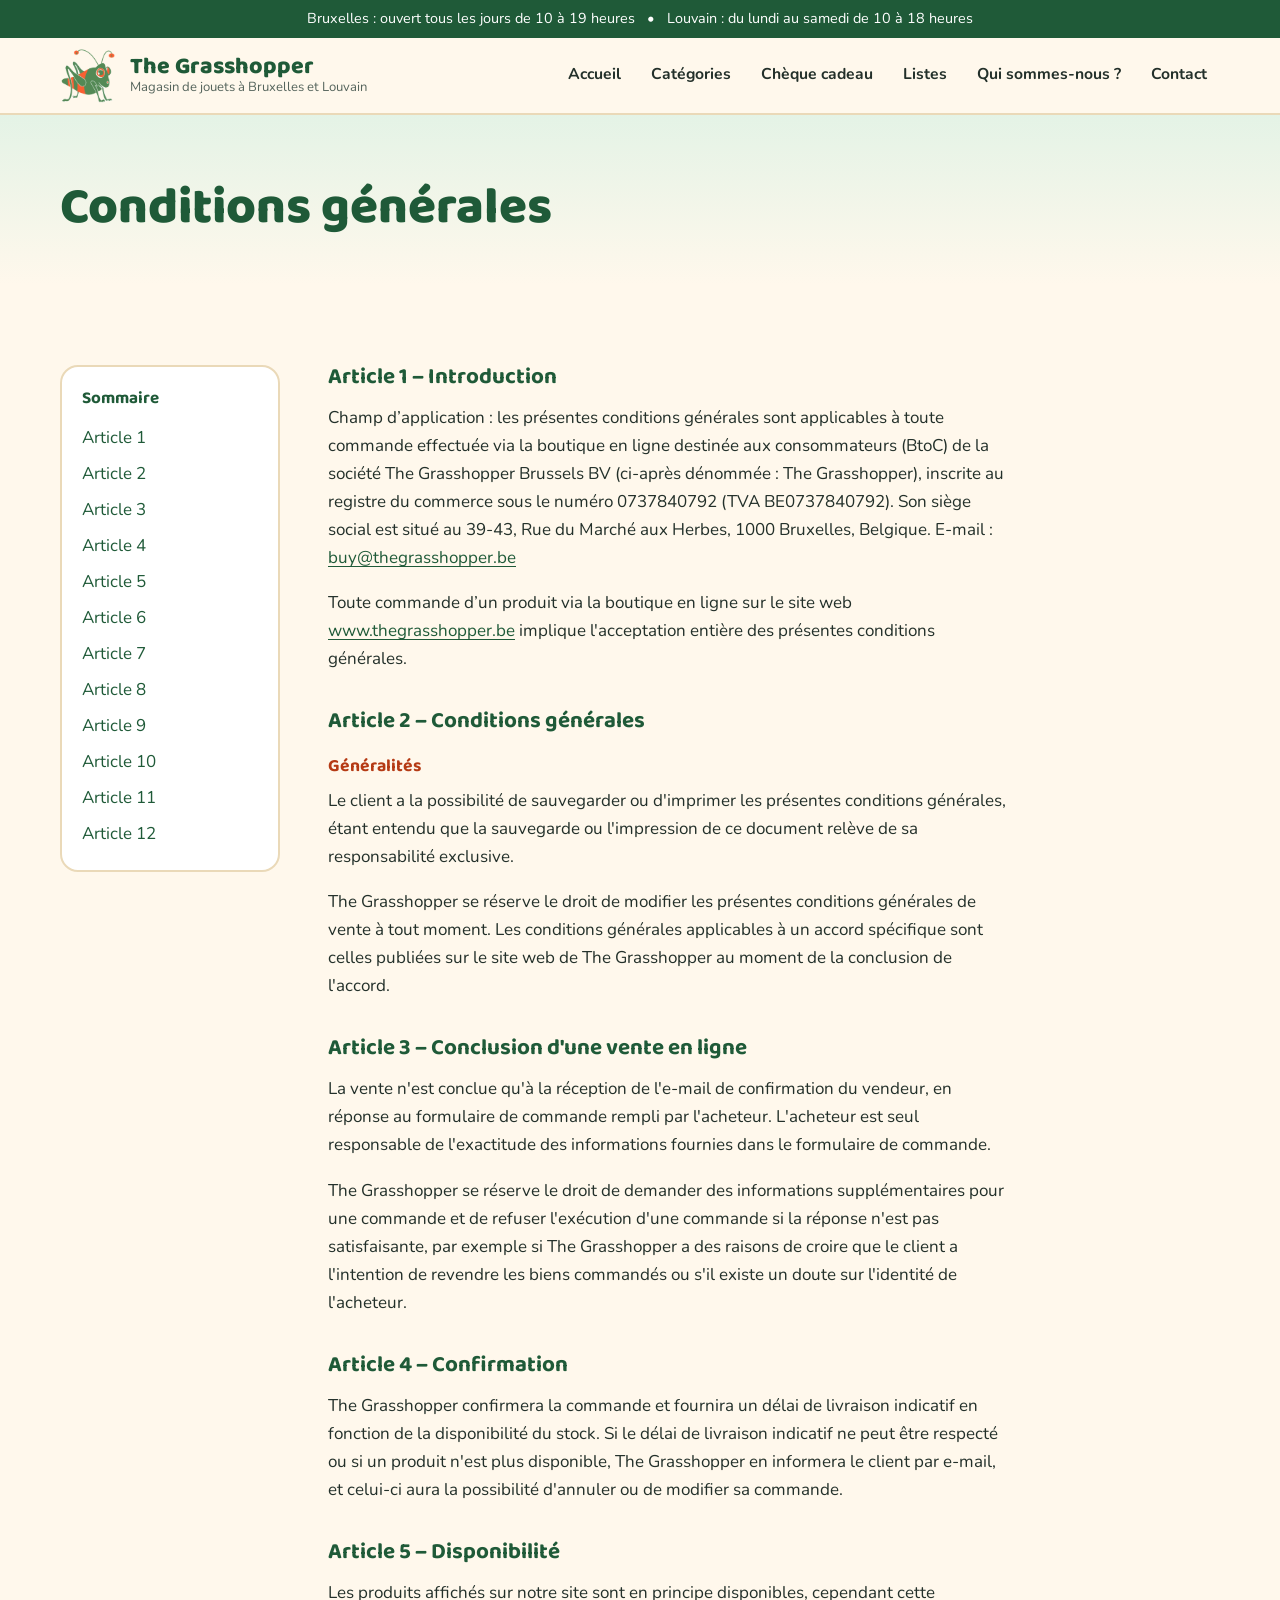
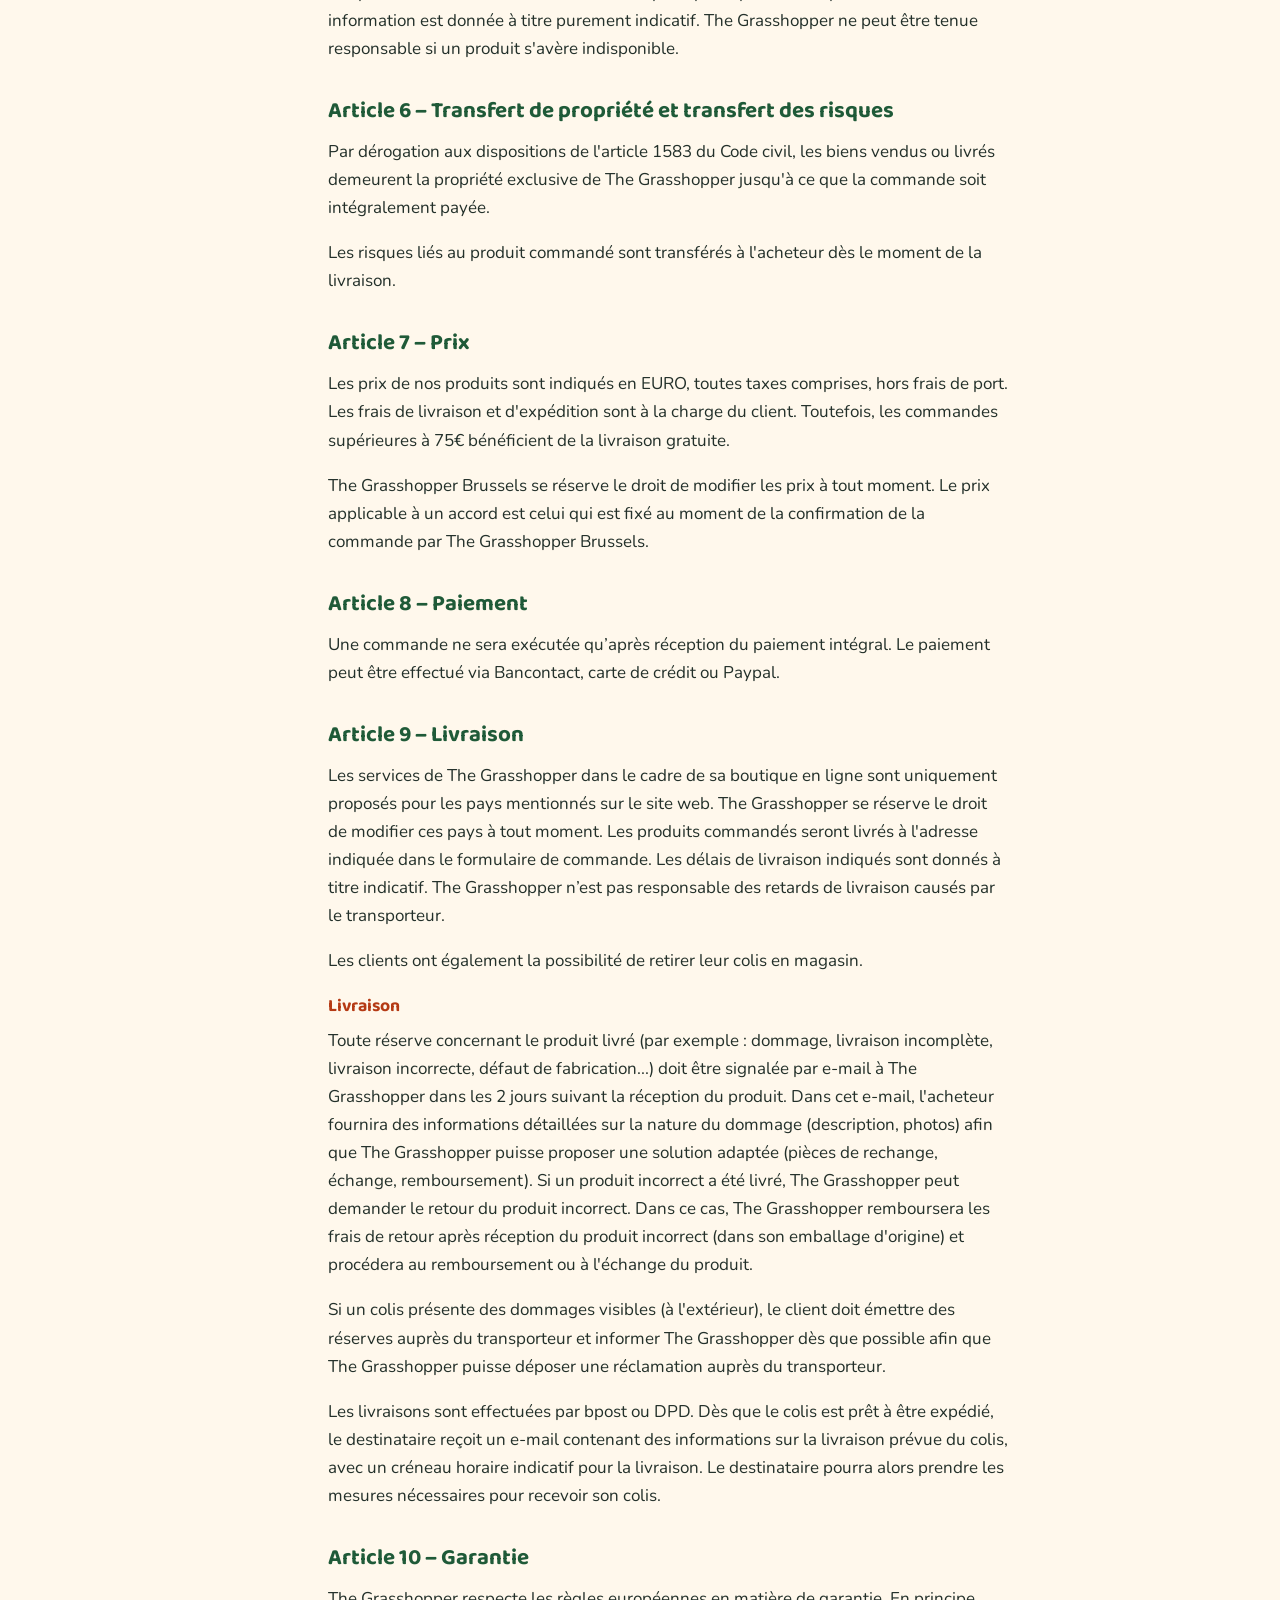
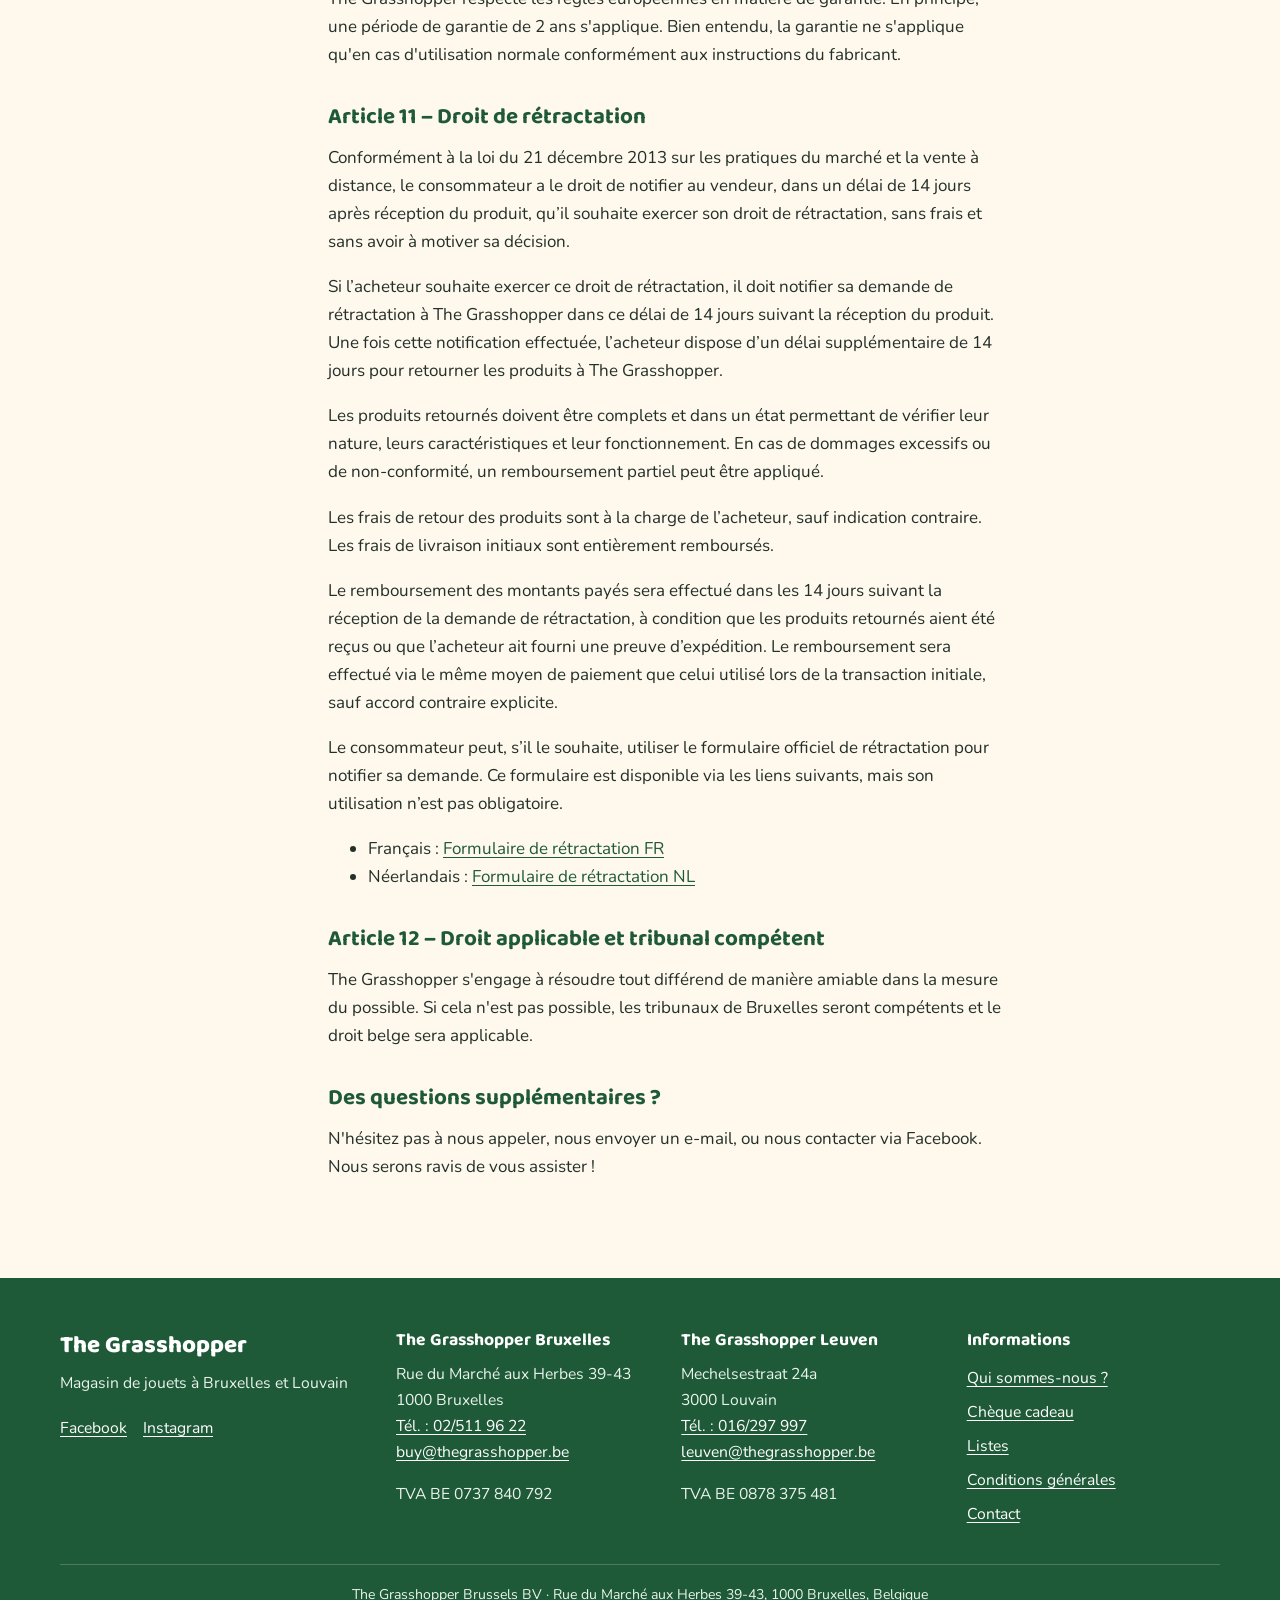
<file: conditions-generales.html>
<!doctype html>
<html lang="fr-BE">
<head>
<meta charset="utf-8">
<meta name="viewport" content="width=device-width, initial-scale=1">
<title>Conditions générales de vente | The Grasshopper</title>
<meta name="description" content="Conditions générales de la boutique en ligne The Grasshopper : prix, paiement, livraison par bpost ou DPD, garantie de 2 ans et droit de rétractation de 14 jours.">
<meta name="robots" content="noindex, nofollow">
<link rel="canonical" href="https://galise332.github.io/the-grasshopper-site/conditions-generales.html">
<meta name="theme-color" content="#2f7d4f">
<meta property="og:type" content="website">
<meta property="og:locale" content="fr_BE">
<meta property="og:site_name" content="The Grasshopper">
<meta property="og:title" content="Conditions générales de vente | The Grasshopper">
<meta property="og:description" content="Conditions générales de la boutique en ligne The Grasshopper : prix, paiement, livraison par bpost ou DPD, garantie de 2 ans et droit de rétractation de 14 jours.">
<meta property="og:url" content="https://galise332.github.io/the-grasshopper-site/conditions-generales.html">
<meta property="og:image" content="https://galise332.github.io/the-grasshopper-site/assets/img/og-image.jpg">
<meta property="og:image:width" content="1200">
<meta property="og:image:height" content="630">
<meta name="twitter:card" content="summary_large_image">
<meta name="twitter:title" content="Conditions générales de vente | The Grasshopper">
<meta name="twitter:description" content="Conditions générales de la boutique en ligne The Grasshopper : prix, paiement, livraison par bpost ou DPD, garantie de 2 ans et droit de rétractation de 14 jours.">
<meta name="twitter:image" content="https://galise332.github.io/the-grasshopper-site/assets/img/og-image.jpg">
<link rel="icon" type="image/png" sizes="32x32" href="assets/img/favicon-32.png">
<link rel="apple-touch-icon" href="assets/img/apple-touch-icon.png">
<link rel="manifest" href="site.webmanifest">
<link rel="preconnect" href="https://fonts.googleapis.com">
<link rel="preconnect" href="https://fonts.gstatic.com" crossorigin>
<link href="https://fonts.googleapis.com/css2?family=Baloo+2:wght@600;700;800&family=Nunito:wght@400;600;700&display=swap" rel="stylesheet">
<link rel="stylesheet" href="assets/css/style.css">
<script type="application/ld+json">
{
  "@context": "https://schema.org",
  "@graph": [
    {
      "@type": "BreadcrumbList",
      "itemListElement": [
        {
          "@type": "ListItem",
          "position": 1,
          "name": "Accueil",
          "item": "https://galise332.github.io/the-grasshopper-site/"
        },
        {
          "@type": "ListItem",
          "position": 2,
          "name": "Conditions générales",
          "item": "https://galise332.github.io/the-grasshopper-site/conditions-generales.html"
        }
      ]
    }
  ]
}
</script>
</head>
<body>
<a class="skip-link" href="#contenu">Aller au contenu</a>
<div class="topbar">
  <div class="container topbar-inner">
    <span>Bruxelles : ouvert tous les jours de 10 à 19 heures</span>
    <span class="topbar-sep" aria-hidden="true">•</span>
    <span>Louvain : du lundi au samedi de 10 à 18 heures</span>
  </div>
</div>
<header class="site-header">
  <div class="container header-inner">
    <a class="brand" href="index.html" aria-label="The Grasshopper, accueil">
      <img src="assets/img/logo.webp" alt="" width="320" height="303">
      <span class="brand-text">
        <span class="brand-name">The Grasshopper</span>
        <span class="brand-tag">Magasin de jouets à Bruxelles et Louvain</span>
      </span>
    </a>
    <button class="nav-toggle" type="button" aria-expanded="false" aria-controls="menu">
      <span class="nav-toggle-bars" aria-hidden="true"></span>
      <span class="sr-only">Menu</span>
    </button>
    <nav id="menu" class="site-nav" aria-label="Navigation principale">
      <ul>
        <li><a href="index.html">Accueil</a></li>
        <li><a href="index.html#categories">Catégories</a></li>
        <li><a href="cheque-cadeau.html">Chèque cadeau</a></li>
        <li><a href="listes.html">Listes</a></li>
        <li><a href="qui-sommes-nous.html">Qui sommes-nous ?</a></li>
        <li><a href="contact.html">Contact</a></li>
      </ul>
    </nav>
  </div>
</header>
<main id="contenu">
<section class="page-head">
  <div class="container">
    <h1>Conditions générales</h1>
    
  </div>
</section>
<section class="section">
  <div class="container terms-grid">
    <nav class="toc" aria-label="Sommaire des conditions générales">
      <p class="toc-title">Sommaire</p>
      <ol>
        <li><a href="#article-1">Article 1</a></li>
        <li><a href="#article-2">Article 2</a></li>
        <li><a href="#article-3">Article 3</a></li>
        <li><a href="#article-4">Article 4</a></li>
        <li><a href="#article-5">Article 5</a></li>
        <li><a href="#article-6">Article 6</a></li>
        <li><a href="#article-7">Article 7</a></li>
        <li><a href="#article-8">Article 8</a></li>
        <li><a href="#article-9">Article 9</a></li>
        <li><a href="#article-10">Article 10</a></li>
        <li><a href="#article-11">Article 11</a></li>
        <li><a href="#article-12">Article 12</a></li>
      </ol>
    </nav>
    <div class="prose terms">
<h2 id="article-1">Article 1 – Introduction</h2>
<p>Champ d’application : les présentes conditions générales sont applicables à toute commande effectuée via la boutique en ligne destinée aux consommateurs (BtoC) de la société The Grasshopper Brussels BV (ci-après dénommée : The Grasshopper), inscrite au registre du commerce sous le numéro 0737840792 (TVA BE0737840792). Son siège social est situé au 39-43, Rue du Marché aux Herbes, 1000 Bruxelles, Belgique. E-mail : <a href="mailto:buy@thegrasshopper.be">buy@thegrasshopper.be</a></p>
<p>Toute commande d’un produit via la boutique en ligne sur le site web <a href="https://www.thegrasshopper.be" target="_blank" rel="noopener">www.thegrasshopper.be</a> implique l'acceptation entière des présentes conditions générales.</p>

<h2 id="article-2">Article 2 – Conditions générales</h2>
<h3>Généralités</h3>
<p>Le client a la possibilité de sauvegarder ou d'imprimer les présentes conditions générales, étant entendu que la sauvegarde ou l'impression de ce document relève de sa responsabilité exclusive.</p>
<p>The Grasshopper se réserve le droit de modifier les présentes conditions générales de vente à tout moment. Les conditions générales applicables à un accord spécifique sont celles publiées sur le site web de The Grasshopper au moment de la conclusion de l'accord.</p>

<h2 id="article-3">Article 3 – Conclusion d'une vente en ligne</h2>
<p>La vente n'est conclue qu'à la réception de l'e-mail de confirmation du vendeur, en réponse au formulaire de commande rempli par l'acheteur. L'acheteur est seul responsable de l'exactitude des informations fournies dans le formulaire de commande.</p>
<p>The Grasshopper se réserve le droit de demander des informations supplémentaires pour une commande et de refuser l'exécution d'une commande si la réponse n'est pas satisfaisante, par exemple si The Grasshopper a des raisons de croire que le client a l'intention de revendre les biens commandés ou s'il existe un doute sur l'identité de l'acheteur.</p>

<h2 id="article-4">Article 4 – Confirmation</h2>
<p>The Grasshopper confirmera la commande et fournira un délai de livraison indicatif en fonction de la disponibilité du stock. Si le délai de livraison indicatif ne peut être respecté ou si un produit n'est plus disponible, The Grasshopper en informera le client par e-mail, et celui-ci aura la possibilité d'annuler ou de modifier sa commande.</p>

<h2 id="article-5">Article 5 – Disponibilité</h2>
<p>Les produits affichés sur notre site sont en principe disponibles, cependant cette information est donnée à titre purement indicatif. The Grasshopper ne peut être tenue responsable si un produit s'avère indisponible.</p>

<h2 id="article-6">Article 6 – Transfert de propriété et transfert des risques</h2>
<p>Par dérogation aux dispositions de l'article 1583 du Code civil, les biens vendus ou livrés demeurent la propriété exclusive de The Grasshopper jusqu'à ce que la commande soit intégralement payée.</p>
<p>Les risques liés au produit commandé sont transférés à l'acheteur dès le moment de la livraison.</p>

<h2 id="article-7">Article 7 – Prix</h2>
<p>Les prix de nos produits sont indiqués en EURO, toutes taxes comprises, hors frais de port. Les frais de livraison et d'expédition sont à la charge du client. Toutefois, les commandes supérieures à 75€ bénéficient de la livraison gratuite.</p>
<p>The Grasshopper Brussels se réserve le droit de modifier les prix à tout moment. Le prix applicable à un accord est celui qui est fixé au moment de la confirmation de la commande par The Grasshopper Brussels.</p>

<h2 id="article-8">Article 8 – Paiement</h2>
<p>Une commande ne sera exécutée qu’après réception du paiement intégral. Le paiement peut être effectué via Bancontact, carte de crédit ou Paypal.</p>

<h2 id="article-9">Article 9 – Livraison</h2>
<p>Les services de The Grasshopper dans le cadre de sa boutique en ligne sont uniquement proposés pour les pays mentionnés sur le site web. The Grasshopper se réserve le droit de modifier ces pays à tout moment. Les produits commandés seront livrés à l'adresse indiquée dans le formulaire de commande. Les délais de livraison indiqués sont donnés à titre indicatif. The Grasshopper n’est pas responsable des retards de livraison causés par le transporteur.</p>
<p>Les clients ont également la possibilité de retirer leur colis en magasin.</p>
<h3>Livraison</h3>
<p>Toute réserve concernant le produit livré (par exemple : dommage, livraison incomplète, livraison incorrecte, défaut de fabrication...) doit être signalée par e-mail à The Grasshopper dans les 2 jours suivant la réception du produit. Dans cet e-mail, l'acheteur fournira des informations détaillées sur la nature du dommage (description, photos) afin que The Grasshopper puisse proposer une solution adaptée (pièces de rechange, échange, remboursement). Si un produit incorrect a été livré, The Grasshopper peut demander le retour du produit incorrect. Dans ce cas, The Grasshopper remboursera les frais de retour après réception du produit incorrect (dans son emballage d'origine) et procédera au remboursement ou à l'échange du produit.</p>
<p>Si un colis présente des dommages visibles (à l'extérieur), le client doit émettre des réserves auprès du transporteur et informer The Grasshopper dès que possible afin que The Grasshopper puisse déposer une réclamation auprès du transporteur.</p>
<p>Les livraisons sont effectuées par bpost ou DPD. Dès que le colis est prêt à être expédié, le destinataire reçoit un e-mail contenant des informations sur la livraison prévue du colis, avec un créneau horaire indicatif pour la livraison. Le destinataire pourra alors prendre les mesures nécessaires pour recevoir son colis.</p>

<h2 id="article-10">Article 10 – Garantie</h2>
<p>The Grasshopper respecte les règles européennes en matière de garantie. En principe, une période de garantie de 2 ans s'applique. Bien entendu, la garantie ne s'applique qu'en cas d'utilisation normale conformément aux instructions du fabricant.</p>

<h2 id="article-11">Article 11 – Droit de rétractation</h2>
<p>Conformément à la loi du 21 décembre 2013 sur les pratiques du marché et la vente à distance, le consommateur a le droit de notifier au vendeur, dans un délai de 14 jours après réception du produit, qu’il souhaite exercer son droit de rétractation, sans frais et sans avoir à motiver sa décision.</p>
<p>Si l’acheteur souhaite exercer ce droit de rétractation, il doit notifier sa demande de rétractation à The Grasshopper dans ce délai de 14 jours suivant la réception du produit. Une fois cette notification effectuée, l’acheteur dispose d’un délai supplémentaire de 14 jours pour retourner les produits à The Grasshopper.</p>
<p>Les produits retournés doivent être complets et dans un état permettant de vérifier leur nature, leurs caractéristiques et leur fonctionnement. En cas de dommages excessifs ou de non-conformité, un remboursement partiel peut être appliqué.</p>
<p>Les frais de retour des produits sont à la charge de l’acheteur, sauf indication contraire. Les frais de livraison initiaux sont entièrement remboursés.</p>
<p>Le remboursement des montants payés sera effectué dans les 14 jours suivant la réception de la demande de rétractation, à condition que les produits retournés aient été reçus ou que l’acheteur ait fourni une preuve d’expédition. Le remboursement sera effectué via le même moyen de paiement que celui utilisé lors de la transaction initiale, sauf accord contraire explicite.</p>
<p>Le consommateur peut, s’il le souhaite, utiliser le formulaire officiel de rétractation pour notifier sa demande. Ce formulaire est disponible via les liens suivants, mais son utilisation n’est pas obligatoire.</p>
<ul>
  <li>Français : <a href="https://economie.fgov.be/sites/default/files/Files/Forms/Formulaire-de-retractation.pdf" target="_blank" rel="noopener">Formulaire de rétractation FR</a></li>
  <li>Néerlandais : <a href="https://economie.fgov.be/sites/default/files/Files/Forms/Formulier-herroeping.pdf" target="_blank" rel="noopener">Formulaire de rétractation NL</a></li>
</ul>

<h2 id="article-12">Article 12 – Droit applicable et tribunal compétent</h2>
<p>The Grasshopper s'engage à résoudre tout différend de manière amiable dans la mesure du possible. Si cela n'est pas possible, les tribunaux de Bruxelles seront compétents et le droit belge sera applicable.</p>

<h2>Des questions supplémentaires ?</h2>
<p>N'hésitez pas à nous appeler, nous envoyer un e-mail, ou nous contacter via Facebook. Nous serons ravis de vous assister !</p>

    </div>
  </div>
</section>
</main>
<footer class="site-footer">
  <div class="container footer-grid">
    <div>
      <p class="footer-brand">The Grasshopper</p>
      <p>Magasin de jouets à Bruxelles et Louvain</p>
      <ul class="social">
        <li><a href="https://www.facebook.com/thegrasshopperbrussels/" target="_blank" rel="noopener">Facebook</a></li>
        <li><a href="https://www.instagram.com/the_grasshopper_brussels" target="_blank" rel="noopener">Instagram</a></li>
      </ul>
    </div>
    <div>
      <p class="footer-title">The Grasshopper Bruxelles</p>
      <address>Rue du Marché aux Herbes 39-43<br>1000 Bruxelles</address>
      <p><a href="tel:+3225119622">Tél. : 02/511 96 22</a><br><a href="mailto:buy@thegrasshopper.be">buy@thegrasshopper.be</a></p>
      <p>TVA BE 0737 840 792</p>
    </div>
    <div>
      <p class="footer-title">The Grasshopper Leuven</p>
      <address>Mechelsestraat 24a<br>3000 Louvain</address>
      <p><a href="tel:+3216297997">Tél. : 016/297 997</a><br><a href="mailto:leuven@thegrasshopper.be">leuven@thegrasshopper.be</a></p>
      <p>TVA BE 0878 375 481</p>
    </div>
    <div>
      <p class="footer-title">Informations</p>
      <ul class="footer-links">
        <li><a href="qui-sommes-nous.html">Qui sommes-nous ?</a></li>
        <li><a href="cheque-cadeau.html">Chèque cadeau</a></li>
        <li><a href="listes.html">Listes</a></li>
        <li><a href="conditions-generales.html">Conditions générales</a></li>
        <li><a href="contact.html">Contact</a></li>
      </ul>
    </div>
  </div>
  <div class="container footer-bottom">
    <p>The Grasshopper Brussels BV · Rue du Marché aux Herbes 39-43, 1000 Bruxelles, Belgique</p>
  </div>
</footer>
<script src="assets/js/main.js" defer></script>
</body>
</html>
</file>
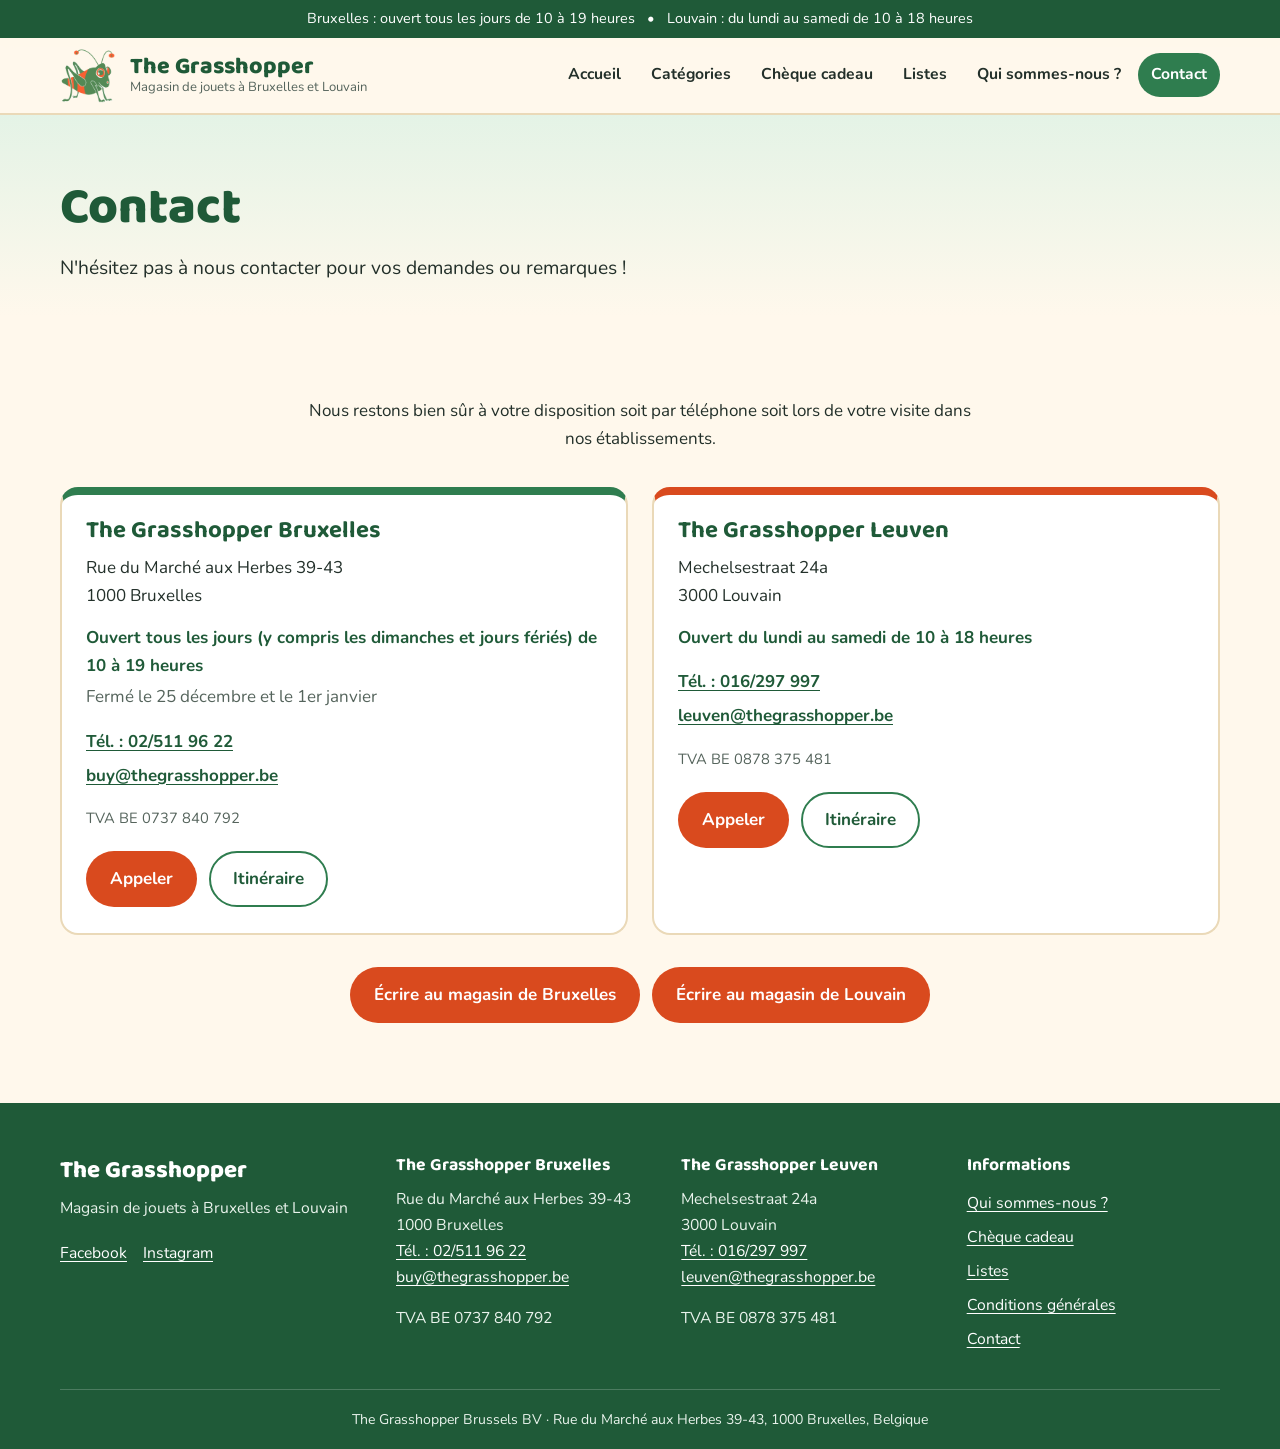
<file: contact.html>
<!doctype html>
<html lang="fr-BE">
<head>
<meta charset="utf-8">
<meta name="viewport" content="width=device-width, initial-scale=1">
<title>Contact et horaires | The Grasshopper Bruxelles et Louvain</title>
<meta name="description" content="Contactez The Grasshopper : Bruxelles, Rue du Marché aux Herbes 39-43, tél. 02/511 96 22. Louvain, Mechelsestraat 24a, tél. 016/297 997. Adresses et horaires.">
<meta name="robots" content="noindex, nofollow">
<link rel="canonical" href="https://galise332.github.io/the-grasshopper-site/contact.html">
<meta name="theme-color" content="#2f7d4f">
<meta property="og:type" content="website">
<meta property="og:locale" content="fr_BE">
<meta property="og:site_name" content="The Grasshopper">
<meta property="og:title" content="Contact et horaires | The Grasshopper Bruxelles et Louvain">
<meta property="og:description" content="Contactez The Grasshopper : Bruxelles, Rue du Marché aux Herbes 39-43, tél. 02/511 96 22. Louvain, Mechelsestraat 24a, tél. 016/297 997. Adresses et horaires.">
<meta property="og:url" content="https://galise332.github.io/the-grasshopper-site/contact.html">
<meta property="og:image" content="https://galise332.github.io/the-grasshopper-site/assets/img/og-image.jpg">
<meta property="og:image:width" content="1200">
<meta property="og:image:height" content="630">
<meta name="twitter:card" content="summary_large_image">
<meta name="twitter:title" content="Contact et horaires | The Grasshopper Bruxelles et Louvain">
<meta name="twitter:description" content="Contactez The Grasshopper : Bruxelles, Rue du Marché aux Herbes 39-43, tél. 02/511 96 22. Louvain, Mechelsestraat 24a, tél. 016/297 997. Adresses et horaires.">
<meta name="twitter:image" content="https://galise332.github.io/the-grasshopper-site/assets/img/og-image.jpg">
<link rel="icon" type="image/png" sizes="32x32" href="assets/img/favicon-32.png">
<link rel="apple-touch-icon" href="assets/img/apple-touch-icon.png">
<link rel="manifest" href="site.webmanifest">
<link rel="preconnect" href="https://fonts.googleapis.com">
<link rel="preconnect" href="https://fonts.gstatic.com" crossorigin>
<link href="https://fonts.googleapis.com/css2?family=Baloo+2:wght@600;700;800&family=Nunito:wght@400;600;700&display=swap" rel="stylesheet">
<link rel="stylesheet" href="assets/css/style.css">
<script type="application/ld+json">
{
  "@context": "https://schema.org",
  "@graph": [
    {
      "@type": "BreadcrumbList",
      "itemListElement": [
        {
          "@type": "ListItem",
          "position": 1,
          "name": "Accueil",
          "item": "https://galise332.github.io/the-grasshopper-site/"
        },
        {
          "@type": "ListItem",
          "position": 2,
          "name": "Contact",
          "item": "https://galise332.github.io/the-grasshopper-site/contact.html"
        }
      ]
    },
    {
      "@type": "ContactPage",
      "url": "https://galise332.github.io/the-grasshopper-site/contact.html",
      "name": "Contact",
      "inLanguage": "fr-BE"
    },
    {
      "@type": "ToyStore",
      "@id": "https://galise332.github.io/the-grasshopper-site/#bruxelles",
      "name": "The Grasshopper Bruxelles",
      "url": "https://galise332.github.io/the-grasshopper-site/",
      "image": "https://galise332.github.io/the-grasshopper-site/assets/img/og-image.jpg",
      "logo": "https://galise332.github.io/the-grasshopper-site/assets/img/icon-192.png",
      "telephone": "+3225119622",
      "email": "buy@thegrasshopper.be",
      "vatID": "BE0737840792",
      "address": {
        "@type": "PostalAddress",
        "streetAddress": "Rue du Marché aux Herbes 39-43",
        "postalCode": "1000",
        "addressLocality": "Bruxelles",
        "addressCountry": "BE"
      },
      "openingHoursSpecification": [
        {
          "@type": "OpeningHoursSpecification",
          "dayOfWeek": [
            "Monday",
            "Tuesday",
            "Wednesday",
            "Thursday",
            "Friday",
            "Saturday",
            "Sunday"
          ],
          "opens": "10:00",
          "closes": "19:00"
        }
      ],
      "paymentAccepted": "Bancontact, carte de crédit, Paypal",
      "sameAs": [
        "https://www.facebook.com/thegrasshopperbrussels/",
        "https://www.instagram.com/the_grasshopper_brussels"
      ]
    },
    {
      "@type": "ToyStore",
      "@id": "https://galise332.github.io/the-grasshopper-site/#louvain",
      "name": "The Grasshopper Leuven",
      "url": "https://galise332.github.io/the-grasshopper-site/",
      "image": "https://galise332.github.io/the-grasshopper-site/assets/img/og-image.jpg",
      "logo": "https://galise332.github.io/the-grasshopper-site/assets/img/icon-192.png",
      "telephone": "+3216297997",
      "email": "leuven@thegrasshopper.be",
      "vatID": "BE0878375481",
      "address": {
        "@type": "PostalAddress",
        "streetAddress": "Mechelsestraat 24a",
        "postalCode": "3000",
        "addressLocality": "Louvain",
        "addressCountry": "BE"
      },
      "openingHoursSpecification": [
        {
          "@type": "OpeningHoursSpecification",
          "dayOfWeek": [
            "Monday",
            "Tuesday",
            "Wednesday",
            "Thursday",
            "Friday",
            "Saturday"
          ],
          "opens": "10:00",
          "closes": "18:00"
        }
      ],
      "paymentAccepted": "Bancontact, carte de crédit, Paypal",
      "sameAs": [
        "https://www.facebook.com/thegrasshopperbrussels/",
        "https://www.instagram.com/the_grasshopper_brussels"
      ]
    }
  ]
}
</script>
</head>
<body>
<a class="skip-link" href="#contenu">Aller au contenu</a>
<div class="topbar">
  <div class="container topbar-inner">
    <span>Bruxelles : ouvert tous les jours de 10 à 19 heures</span>
    <span class="topbar-sep" aria-hidden="true">•</span>
    <span>Louvain : du lundi au samedi de 10 à 18 heures</span>
  </div>
</div>
<header class="site-header">
  <div class="container header-inner">
    <a class="brand" href="index.html" aria-label="The Grasshopper, accueil">
      <img src="assets/img/logo.webp" alt="" width="320" height="303">
      <span class="brand-text">
        <span class="brand-name">The Grasshopper</span>
        <span class="brand-tag">Magasin de jouets à Bruxelles et Louvain</span>
      </span>
    </a>
    <button class="nav-toggle" type="button" aria-expanded="false" aria-controls="menu">
      <span class="nav-toggle-bars" aria-hidden="true"></span>
      <span class="sr-only">Menu</span>
    </button>
    <nav id="menu" class="site-nav" aria-label="Navigation principale">
      <ul>
        <li><a href="index.html">Accueil</a></li>
        <li><a href="index.html#categories">Catégories</a></li>
        <li><a href="cheque-cadeau.html">Chèque cadeau</a></li>
        <li><a href="listes.html">Listes</a></li>
        <li><a href="qui-sommes-nous.html">Qui sommes-nous ?</a></li>
        <li><a href="contact.html" aria-current="page">Contact</a></li>
      </ul>
    </nav>
  </div>
</header>
<main id="contenu">
<section class="page-head">
  <div class="container">
    <h1>Contact</h1>
    <p class="page-intro">N'hésitez pas à nous contacter pour vos demandes ou remarques !</p>
  </div>
</section>
<section class="section">
  <div class="container">
    <p class="prose center">Nous restons bien sûr à votre disposition soit par téléphone soit lors de votre visite dans nos établissements.</p>
    <div class="store-grid">

<article class="store-card" id="bruxelles">
  <div class="store-body">
    <h2>The Grasshopper Bruxelles</h2>
    <address>
      Rue du Marché aux Herbes 39-43<br>
      1000 Bruxelles
    </address>
    <p class="store-hours">Ouvert tous les jours (y compris les dimanches et jours fériés) de 10 à 19 heures</p>
    <p class="store-note">Fermé le 25 décembre et le 1er janvier</p>
    <ul class="store-links">
      <li><a href="tel:+3225119622">Tél. : 02/511 96 22</a></li>
      <li><a href="mailto:buy@thegrasshopper.be">buy@thegrasshopper.be</a></li>
    </ul>
    <p class="store-vat">TVA BE 0737 840 792</p>
    <div class="btn-row">
      <a class="btn btn-primary" href="tel:+3225119622">Appeler</a>
      <a class="btn btn-ghost" href="https://www.google.com/maps/search/?api=1&query=The+Grasshopper,+Rue+du+Marché+aux+Herbes+39-43,+1000+Bruxelles" target="_blank" rel="noopener">Itinéraire</a>
    </div>
  </div>
</article>

<article class="store-card" id="louvain">
  <div class="store-body">
    <h2>The Grasshopper Leuven</h2>
    <address>
      Mechelsestraat 24a<br>
      3000 Louvain
    </address>
    <p class="store-hours">Ouvert du lundi au samedi de 10 à 18 heures</p>
    
    <ul class="store-links">
      <li><a href="tel:+3216297997">Tél. : 016/297 997</a></li>
      <li><a href="mailto:leuven@thegrasshopper.be">leuven@thegrasshopper.be</a></li>
    </ul>
    <p class="store-vat">TVA BE 0878 375 481</p>
    <div class="btn-row">
      <a class="btn btn-primary" href="tel:+3216297997">Appeler</a>
      <a class="btn btn-ghost" href="https://www.google.com/maps/search/?api=1&query=The+Grasshopper,+Mechelsestraat+24a,+3000+Louvain" target="_blank" rel="noopener">Itinéraire</a>
    </div>
  </div>
</article>
    </div>
    <div class="contact-cta">
      <a class="btn btn-primary" href="mailto:buy@thegrasshopper.be">Écrire au magasin de Bruxelles</a>
      <a class="btn btn-primary" href="mailto:leuven@thegrasshopper.be">Écrire au magasin de Louvain</a>
    </div>
  </div>
</section>
</main>
<footer class="site-footer">
  <div class="container footer-grid">
    <div>
      <p class="footer-brand">The Grasshopper</p>
      <p>Magasin de jouets à Bruxelles et Louvain</p>
      <ul class="social">
        <li><a href="https://www.facebook.com/thegrasshopperbrussels/" target="_blank" rel="noopener">Facebook</a></li>
        <li><a href="https://www.instagram.com/the_grasshopper_brussels" target="_blank" rel="noopener">Instagram</a></li>
      </ul>
    </div>
    <div>
      <p class="footer-title">The Grasshopper Bruxelles</p>
      <address>Rue du Marché aux Herbes 39-43<br>1000 Bruxelles</address>
      <p><a href="tel:+3225119622">Tél. : 02/511 96 22</a><br><a href="mailto:buy@thegrasshopper.be">buy@thegrasshopper.be</a></p>
      <p>TVA BE 0737 840 792</p>
    </div>
    <div>
      <p class="footer-title">The Grasshopper Leuven</p>
      <address>Mechelsestraat 24a<br>3000 Louvain</address>
      <p><a href="tel:+3216297997">Tél. : 016/297 997</a><br><a href="mailto:leuven@thegrasshopper.be">leuven@thegrasshopper.be</a></p>
      <p>TVA BE 0878 375 481</p>
    </div>
    <div>
      <p class="footer-title">Informations</p>
      <ul class="footer-links">
        <li><a href="qui-sommes-nous.html">Qui sommes-nous ?</a></li>
        <li><a href="cheque-cadeau.html">Chèque cadeau</a></li>
        <li><a href="listes.html">Listes</a></li>
        <li><a href="conditions-generales.html">Conditions générales</a></li>
        <li><a href="contact.html">Contact</a></li>
      </ul>
    </div>
  </div>
  <div class="container footer-bottom">
    <p>The Grasshopper Brussels BV · Rue du Marché aux Herbes 39-43, 1000 Bruxelles, Belgique</p>
  </div>
</footer>
<script src="assets/js/main.js" defer></script>
</body>
</html>
</file>
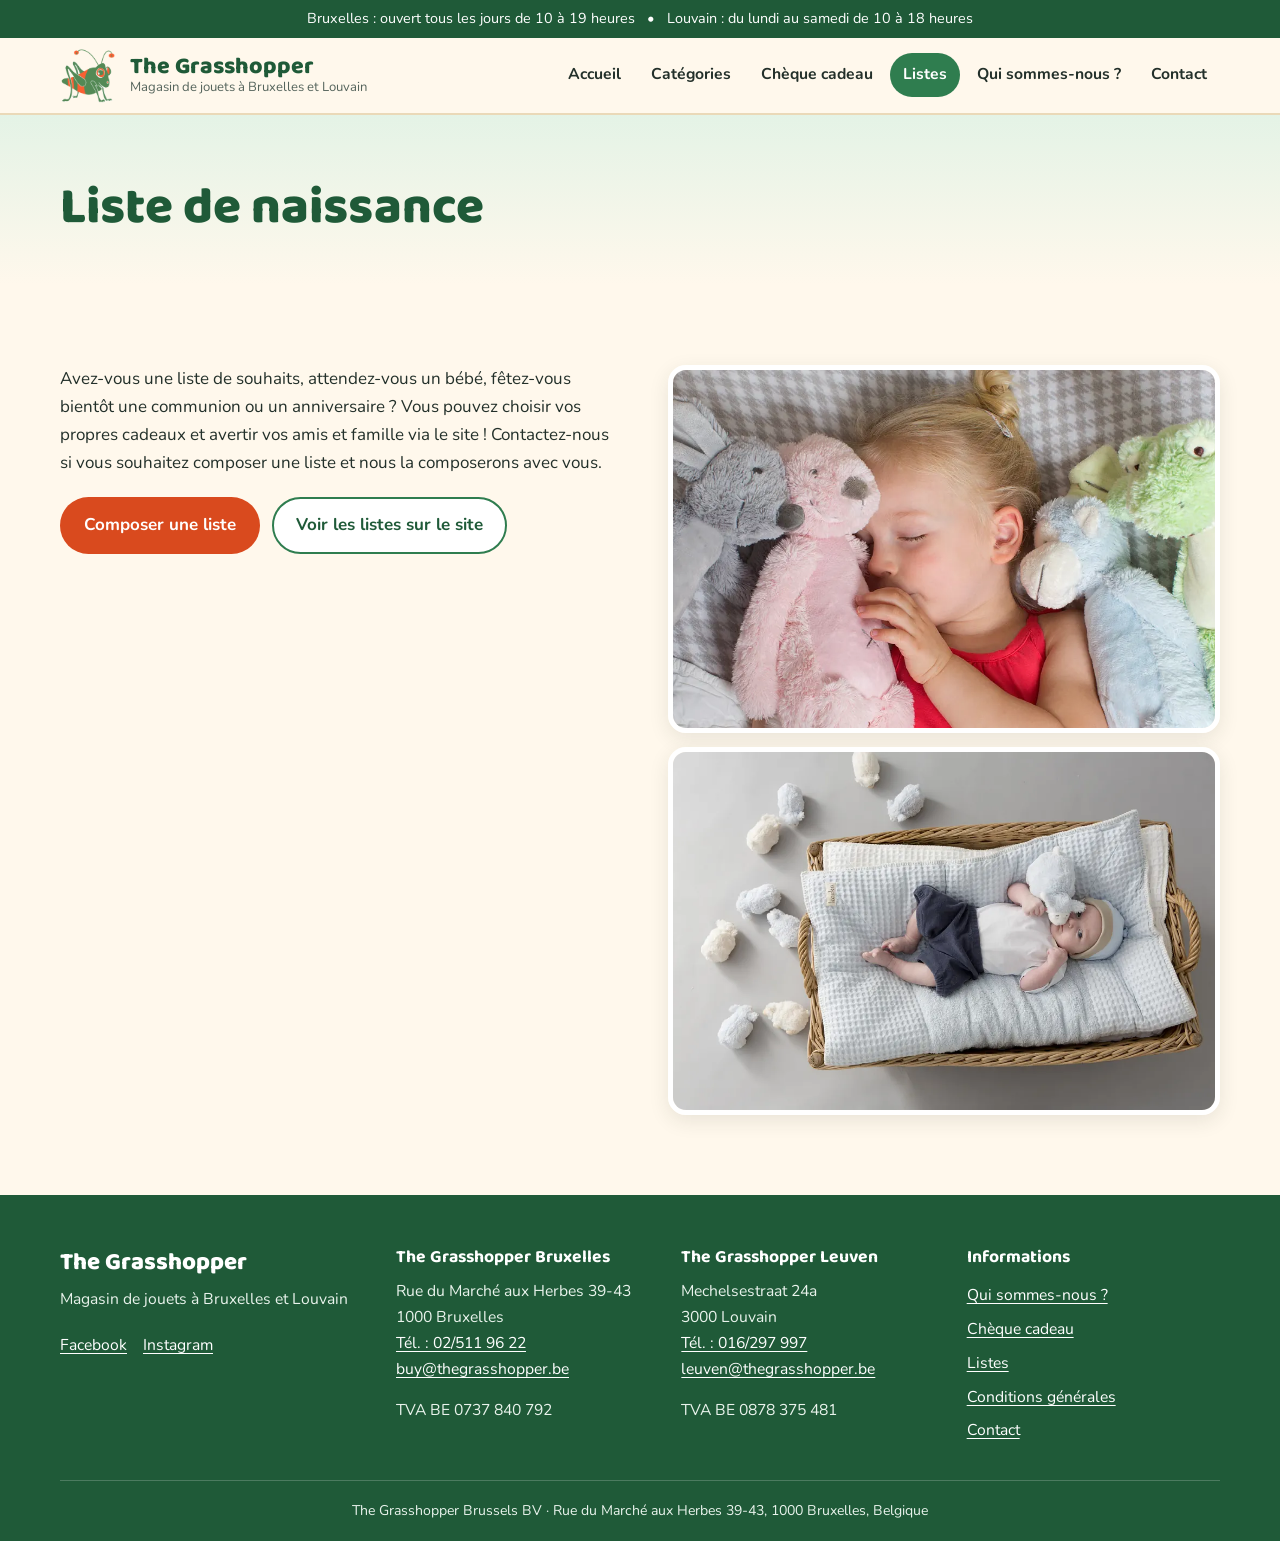
<file: listes.html>
<!doctype html>
<html lang="fr-BE">
<head>
<meta charset="utf-8">
<meta name="viewport" content="width=device-width, initial-scale=1">
<title>Liste de naissance et liste de souhaits | The Grasshopper</title>
<meta name="description" content="Liste de naissance, communion ou anniversaire : choisissez vos propres cadeaux et avertissez vos amis et famille. The Grasshopper compose la liste avec vous.">
<meta name="robots" content="noindex, nofollow">
<link rel="canonical" href="https://galise332.github.io/the-grasshopper-site/listes.html">
<meta name="theme-color" content="#2f7d4f">
<meta property="og:type" content="website">
<meta property="og:locale" content="fr_BE">
<meta property="og:site_name" content="The Grasshopper">
<meta property="og:title" content="Liste de naissance et liste de souhaits | The Grasshopper">
<meta property="og:description" content="Liste de naissance, communion ou anniversaire : choisissez vos propres cadeaux et avertissez vos amis et famille. The Grasshopper compose la liste avec vous.">
<meta property="og:url" content="https://galise332.github.io/the-grasshopper-site/listes.html">
<meta property="og:image" content="https://galise332.github.io/the-grasshopper-site/assets/img/og-image.jpg">
<meta property="og:image:width" content="1200">
<meta property="og:image:height" content="630">
<meta name="twitter:card" content="summary_large_image">
<meta name="twitter:title" content="Liste de naissance et liste de souhaits | The Grasshopper">
<meta name="twitter:description" content="Liste de naissance, communion ou anniversaire : choisissez vos propres cadeaux et avertissez vos amis et famille. The Grasshopper compose la liste avec vous.">
<meta name="twitter:image" content="https://galise332.github.io/the-grasshopper-site/assets/img/og-image.jpg">
<link rel="icon" type="image/png" sizes="32x32" href="assets/img/favicon-32.png">
<link rel="apple-touch-icon" href="assets/img/apple-touch-icon.png">
<link rel="manifest" href="site.webmanifest">
<link rel="preconnect" href="https://fonts.googleapis.com">
<link rel="preconnect" href="https://fonts.gstatic.com" crossorigin>
<link href="https://fonts.googleapis.com/css2?family=Baloo+2:wght@600;700;800&family=Nunito:wght@400;600;700&display=swap" rel="stylesheet">
<link rel="stylesheet" href="assets/css/style.css">
<script type="application/ld+json">
{
  "@context": "https://schema.org",
  "@graph": [
    {
      "@type": "BreadcrumbList",
      "itemListElement": [
        {
          "@type": "ListItem",
          "position": 1,
          "name": "Accueil",
          "item": "https://galise332.github.io/the-grasshopper-site/"
        },
        {
          "@type": "ListItem",
          "position": 2,
          "name": "Listes",
          "item": "https://galise332.github.io/the-grasshopper-site/listes.html"
        }
      ]
    }
  ]
}
</script>
</head>
<body>
<a class="skip-link" href="#contenu">Aller au contenu</a>
<div class="topbar">
  <div class="container topbar-inner">
    <span>Bruxelles : ouvert tous les jours de 10 à 19 heures</span>
    <span class="topbar-sep" aria-hidden="true">•</span>
    <span>Louvain : du lundi au samedi de 10 à 18 heures</span>
  </div>
</div>
<header class="site-header">
  <div class="container header-inner">
    <a class="brand" href="index.html" aria-label="The Grasshopper, accueil">
      <img src="assets/img/logo.webp" alt="" width="320" height="303">
      <span class="brand-text">
        <span class="brand-name">The Grasshopper</span>
        <span class="brand-tag">Magasin de jouets à Bruxelles et Louvain</span>
      </span>
    </a>
    <button class="nav-toggle" type="button" aria-expanded="false" aria-controls="menu">
      <span class="nav-toggle-bars" aria-hidden="true"></span>
      <span class="sr-only">Menu</span>
    </button>
    <nav id="menu" class="site-nav" aria-label="Navigation principale">
      <ul>
        <li><a href="index.html">Accueil</a></li>
        <li><a href="index.html#categories">Catégories</a></li>
        <li><a href="cheque-cadeau.html">Chèque cadeau</a></li>
        <li><a href="listes.html" aria-current="page">Listes</a></li>
        <li><a href="qui-sommes-nous.html">Qui sommes-nous ?</a></li>
        <li><a href="contact.html">Contact</a></li>
      </ul>
    </nav>
  </div>
</header>
<main id="contenu">
<section class="page-head">
  <div class="container">
    <h1>Liste de naissance</h1>
    
  </div>
</section>
<section class="section">
  <div class="container about-page">
    <div class="prose">
      <p>Avez-vous une liste de souhaits, attendez-vous un bébé, fêtez-vous bientôt une communion ou un anniversaire ? Vous pouvez choisir vos propres cadeaux et avertir vos amis et famille via le site ! Contactez-nous si vous souhaitez composer une liste et nous la composerons avec vous.</p>
      <div class="btn-row">
        <a class="btn btn-primary" href="contact.html">Composer une liste</a>
        <a class="btn btn-ghost" href="https://www.thegrasshopper.be/fr/geboortelijsten" target="_blank" rel="noopener">Voir les listes sur le site</a>
      </div>
    </div>
    <div class="gallery gallery-two">
      <img src="assets/img/liste-1.webp" alt="Enfant endormi entouré de peluches" width="934" height="598" loading="lazy" decoding="async">
      <img src="assets/img/liste-2.webp" alt="Nouveau-né endormi dans un panier" width="1000" height="666" loading="lazy" decoding="async">
    </div>
  </div>
</section>
</main>
<footer class="site-footer">
  <div class="container footer-grid">
    <div>
      <p class="footer-brand">The Grasshopper</p>
      <p>Magasin de jouets à Bruxelles et Louvain</p>
      <ul class="social">
        <li><a href="https://www.facebook.com/thegrasshopperbrussels/" target="_blank" rel="noopener">Facebook</a></li>
        <li><a href="https://www.instagram.com/the_grasshopper_brussels" target="_blank" rel="noopener">Instagram</a></li>
      </ul>
    </div>
    <div>
      <p class="footer-title">The Grasshopper Bruxelles</p>
      <address>Rue du Marché aux Herbes 39-43<br>1000 Bruxelles</address>
      <p><a href="tel:+3225119622">Tél. : 02/511 96 22</a><br><a href="mailto:buy@thegrasshopper.be">buy@thegrasshopper.be</a></p>
      <p>TVA BE 0737 840 792</p>
    </div>
    <div>
      <p class="footer-title">The Grasshopper Leuven</p>
      <address>Mechelsestraat 24a<br>3000 Louvain</address>
      <p><a href="tel:+3216297997">Tél. : 016/297 997</a><br><a href="mailto:leuven@thegrasshopper.be">leuven@thegrasshopper.be</a></p>
      <p>TVA BE 0878 375 481</p>
    </div>
    <div>
      <p class="footer-title">Informations</p>
      <ul class="footer-links">
        <li><a href="qui-sommes-nous.html">Qui sommes-nous ?</a></li>
        <li><a href="cheque-cadeau.html">Chèque cadeau</a></li>
        <li><a href="listes.html">Listes</a></li>
        <li><a href="conditions-generales.html">Conditions générales</a></li>
        <li><a href="contact.html">Contact</a></li>
      </ul>
    </div>
  </div>
  <div class="container footer-bottom">
    <p>The Grasshopper Brussels BV · Rue du Marché aux Herbes 39-43, 1000 Bruxelles, Belgique</p>
  </div>
</footer>
<script src="assets/js/main.js" defer></script>
</body>
</html>
</file>
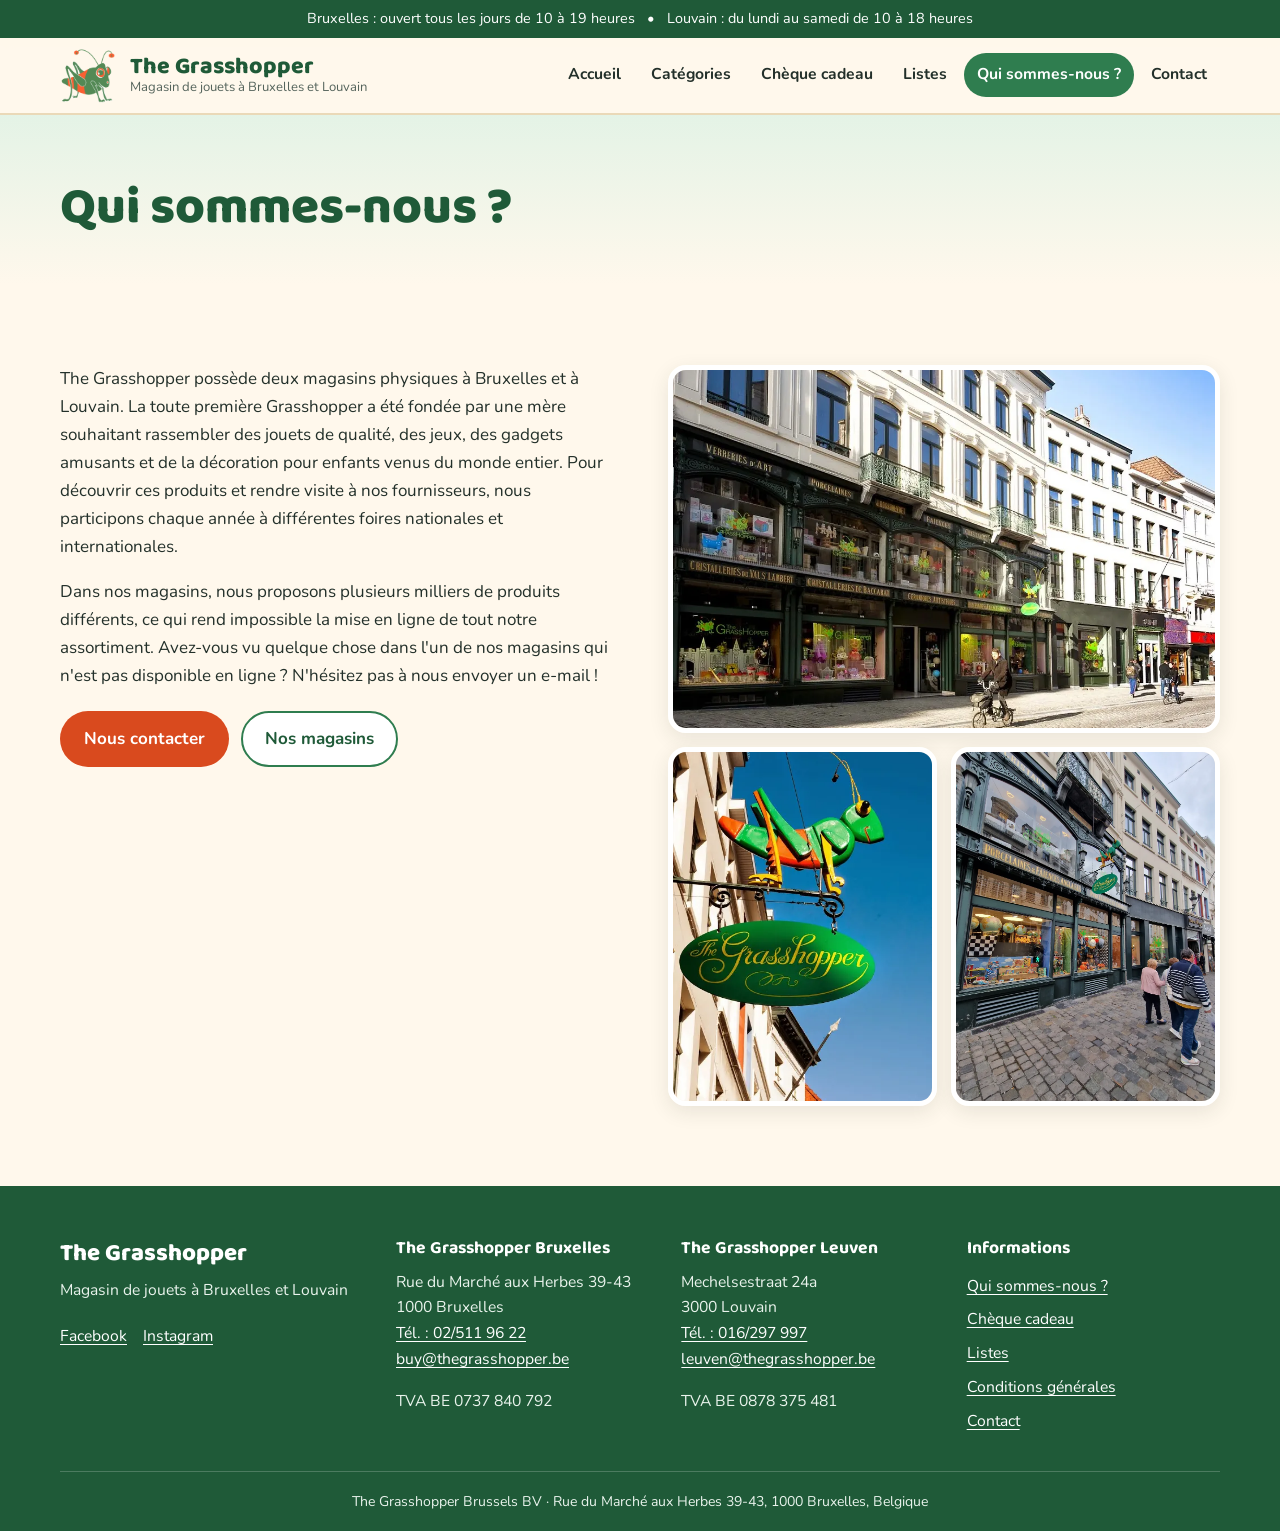
<file: qui-sommes-nous.html>
<!doctype html>
<html lang="fr-BE">
<head>
<meta charset="utf-8">
<meta name="viewport" content="width=device-width, initial-scale=1">
<title>Qui sommes-nous ? | The Grasshopper, magasin de jouets</title>
<meta name="description" content="The Grasshopper possède deux magasins physiques à Bruxelles et à Louvain : jouets de qualité, jeux, gadgets amusants et décoration pour enfants venus du monde entier.">
<meta name="robots" content="noindex, nofollow">
<link rel="canonical" href="https://galise332.github.io/the-grasshopper-site/qui-sommes-nous.html">
<meta name="theme-color" content="#2f7d4f">
<meta property="og:type" content="website">
<meta property="og:locale" content="fr_BE">
<meta property="og:site_name" content="The Grasshopper">
<meta property="og:title" content="Qui sommes-nous ? | The Grasshopper, magasin de jouets">
<meta property="og:description" content="The Grasshopper possède deux magasins physiques à Bruxelles et à Louvain : jouets de qualité, jeux, gadgets amusants et décoration pour enfants venus du monde entier.">
<meta property="og:url" content="https://galise332.github.io/the-grasshopper-site/qui-sommes-nous.html">
<meta property="og:image" content="https://galise332.github.io/the-grasshopper-site/assets/img/og-image.jpg">
<meta property="og:image:width" content="1200">
<meta property="og:image:height" content="630">
<meta name="twitter:card" content="summary_large_image">
<meta name="twitter:title" content="Qui sommes-nous ? | The Grasshopper, magasin de jouets">
<meta name="twitter:description" content="The Grasshopper possède deux magasins physiques à Bruxelles et à Louvain : jouets de qualité, jeux, gadgets amusants et décoration pour enfants venus du monde entier.">
<meta name="twitter:image" content="https://galise332.github.io/the-grasshopper-site/assets/img/og-image.jpg">
<link rel="icon" type="image/png" sizes="32x32" href="assets/img/favicon-32.png">
<link rel="apple-touch-icon" href="assets/img/apple-touch-icon.png">
<link rel="manifest" href="site.webmanifest">
<link rel="preconnect" href="https://fonts.googleapis.com">
<link rel="preconnect" href="https://fonts.gstatic.com" crossorigin>
<link href="https://fonts.googleapis.com/css2?family=Baloo+2:wght@600;700;800&family=Nunito:wght@400;600;700&display=swap" rel="stylesheet">
<link rel="stylesheet" href="assets/css/style.css">
<script type="application/ld+json">
{
  "@context": "https://schema.org",
  "@graph": [
    {
      "@type": "BreadcrumbList",
      "itemListElement": [
        {
          "@type": "ListItem",
          "position": 1,
          "name": "Accueil",
          "item": "https://galise332.github.io/the-grasshopper-site/"
        },
        {
          "@type": "ListItem",
          "position": 2,
          "name": "Qui sommes-nous ?",
          "item": "https://galise332.github.io/the-grasshopper-site/qui-sommes-nous.html"
        }
      ]
    },
    {
      "@type": "AboutPage",
      "url": "https://galise332.github.io/the-grasshopper-site/qui-sommes-nous.html",
      "name": "Qui sommes-nous ?",
      "inLanguage": "fr-BE"
    }
  ]
}
</script>
</head>
<body>
<a class="skip-link" href="#contenu">Aller au contenu</a>
<div class="topbar">
  <div class="container topbar-inner">
    <span>Bruxelles : ouvert tous les jours de 10 à 19 heures</span>
    <span class="topbar-sep" aria-hidden="true">•</span>
    <span>Louvain : du lundi au samedi de 10 à 18 heures</span>
  </div>
</div>
<header class="site-header">
  <div class="container header-inner">
    <a class="brand" href="index.html" aria-label="The Grasshopper, accueil">
      <img src="assets/img/logo.webp" alt="" width="320" height="303">
      <span class="brand-text">
        <span class="brand-name">The Grasshopper</span>
        <span class="brand-tag">Magasin de jouets à Bruxelles et Louvain</span>
      </span>
    </a>
    <button class="nav-toggle" type="button" aria-expanded="false" aria-controls="menu">
      <span class="nav-toggle-bars" aria-hidden="true"></span>
      <span class="sr-only">Menu</span>
    </button>
    <nav id="menu" class="site-nav" aria-label="Navigation principale">
      <ul>
        <li><a href="index.html">Accueil</a></li>
        <li><a href="index.html#categories">Catégories</a></li>
        <li><a href="cheque-cadeau.html">Chèque cadeau</a></li>
        <li><a href="listes.html">Listes</a></li>
        <li><a href="qui-sommes-nous.html" aria-current="page">Qui sommes-nous ?</a></li>
        <li><a href="contact.html">Contact</a></li>
      </ul>
    </nav>
  </div>
</header>
<main id="contenu">
<section class="page-head">
  <div class="container">
    <h1>Qui sommes-nous ?</h1>
    
  </div>
</section>
<section class="section">
  <div class="container about-page">
    <div class="prose">
      <p>The Grasshopper possède deux magasins physiques à Bruxelles et à Louvain. La toute première Grasshopper a été fondée par une mère souhaitant rassembler des jouets de qualité, des jeux, des gadgets amusants et de la décoration pour enfants venus du monde entier. Pour découvrir ces produits et rendre visite à nos fournisseurs, nous participons chaque année à différentes foires nationales et internationales.</p>
      <p>Dans nos magasins, nous proposons plusieurs milliers de produits différents, ce qui rend impossible la mise en ligne de tout notre assortiment. Avez-vous vu quelque chose dans l'un de nos magasins qui n'est pas disponible en ligne ? N'hésitez pas à nous envoyer un e-mail !</p>
      <div class="btn-row">
        <a class="btn btn-primary" href="contact.html">Nous contacter</a>
        <a class="btn btn-ghost" href="index.html#magasins">Nos magasins</a>
      </div>
    </div>
    <div class="gallery">
      <img src="assets/img/magasin-1.webp" alt="Façade d'un magasin de jouets The Grasshopper" width="1000" height="667" loading="lazy" decoding="async">
      <img src="assets/img/magasin-2.webp" alt="Enseigne sauterelle The Grasshopper" width="458" height="720" loading="lazy" decoding="async">
      <img src="assets/img/magasin-3.webp" alt="Vitrine d'un magasin The Grasshopper dans une rue piétonne" width="1000" height="1333" loading="lazy" decoding="async">
    </div>
  </div>
</section>
</main>
<footer class="site-footer">
  <div class="container footer-grid">
    <div>
      <p class="footer-brand">The Grasshopper</p>
      <p>Magasin de jouets à Bruxelles et Louvain</p>
      <ul class="social">
        <li><a href="https://www.facebook.com/thegrasshopperbrussels/" target="_blank" rel="noopener">Facebook</a></li>
        <li><a href="https://www.instagram.com/the_grasshopper_brussels" target="_blank" rel="noopener">Instagram</a></li>
      </ul>
    </div>
    <div>
      <p class="footer-title">The Grasshopper Bruxelles</p>
      <address>Rue du Marché aux Herbes 39-43<br>1000 Bruxelles</address>
      <p><a href="tel:+3225119622">Tél. : 02/511 96 22</a><br><a href="mailto:buy@thegrasshopper.be">buy@thegrasshopper.be</a></p>
      <p>TVA BE 0737 840 792</p>
    </div>
    <div>
      <p class="footer-title">The Grasshopper Leuven</p>
      <address>Mechelsestraat 24a<br>3000 Louvain</address>
      <p><a href="tel:+3216297997">Tél. : 016/297 997</a><br><a href="mailto:leuven@thegrasshopper.be">leuven@thegrasshopper.be</a></p>
      <p>TVA BE 0878 375 481</p>
    </div>
    <div>
      <p class="footer-title">Informations</p>
      <ul class="footer-links">
        <li><a href="qui-sommes-nous.html">Qui sommes-nous ?</a></li>
        <li><a href="cheque-cadeau.html">Chèque cadeau</a></li>
        <li><a href="listes.html">Listes</a></li>
        <li><a href="conditions-generales.html">Conditions générales</a></li>
        <li><a href="contact.html">Contact</a></li>
      </ul>
    </div>
  </div>
  <div class="container footer-bottom">
    <p>The Grasshopper Brussels BV · Rue du Marché aux Herbes 39-43, 1000 Bruxelles, Belgique</p>
  </div>
</footer>
<script src="assets/js/main.js" defer></script>
</body>
</html>
</file>
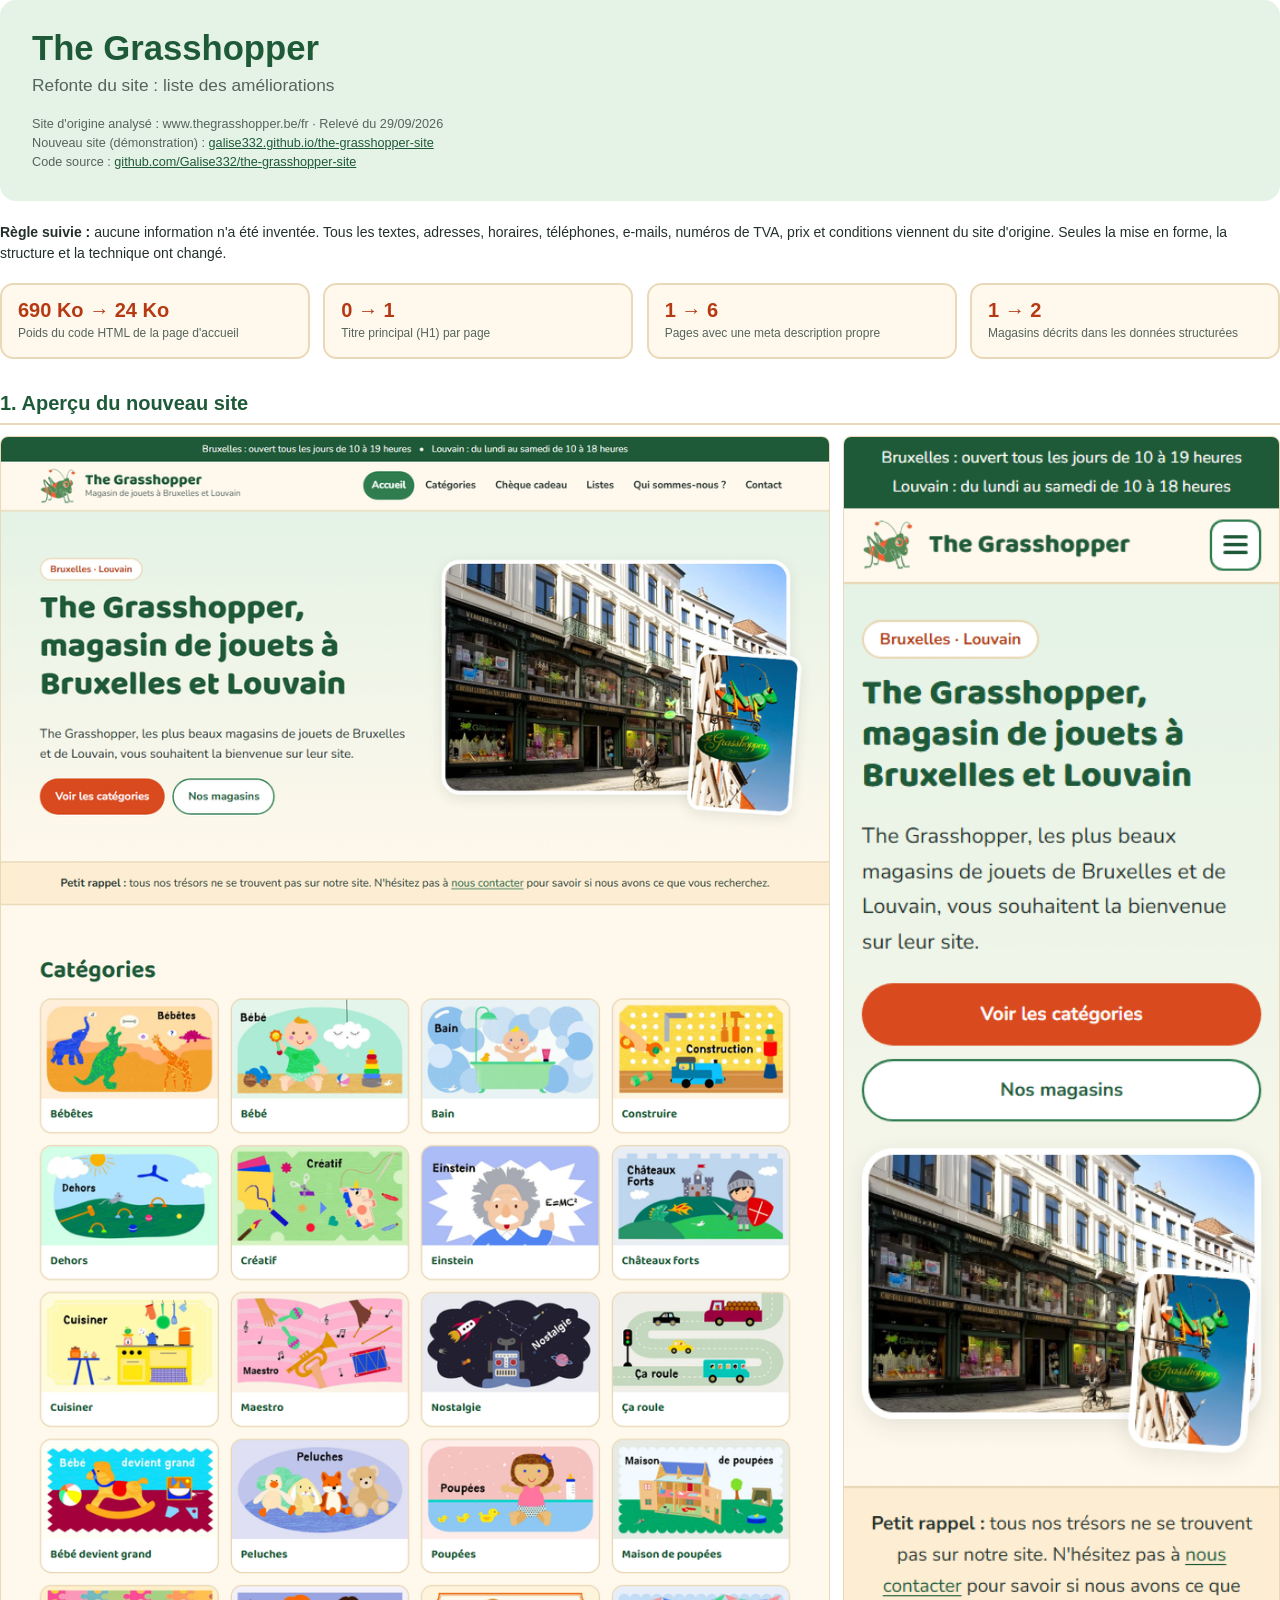
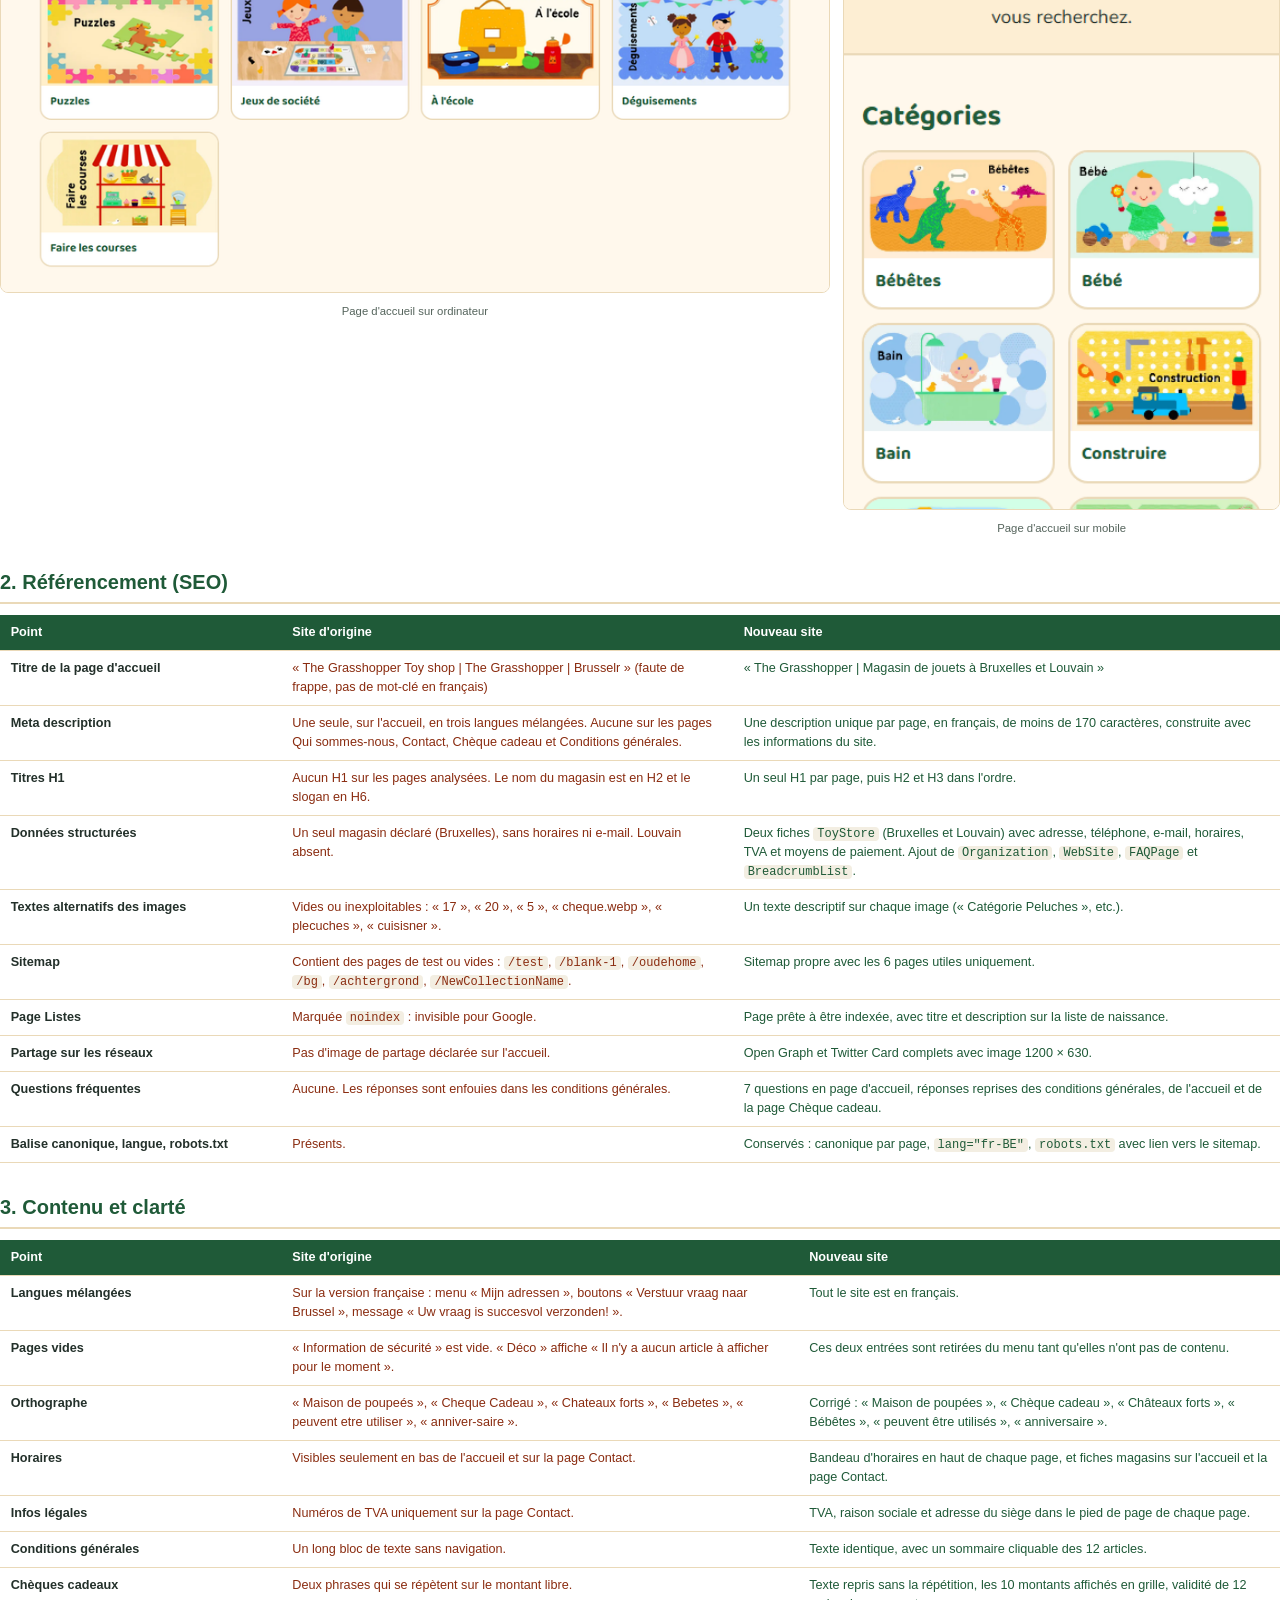
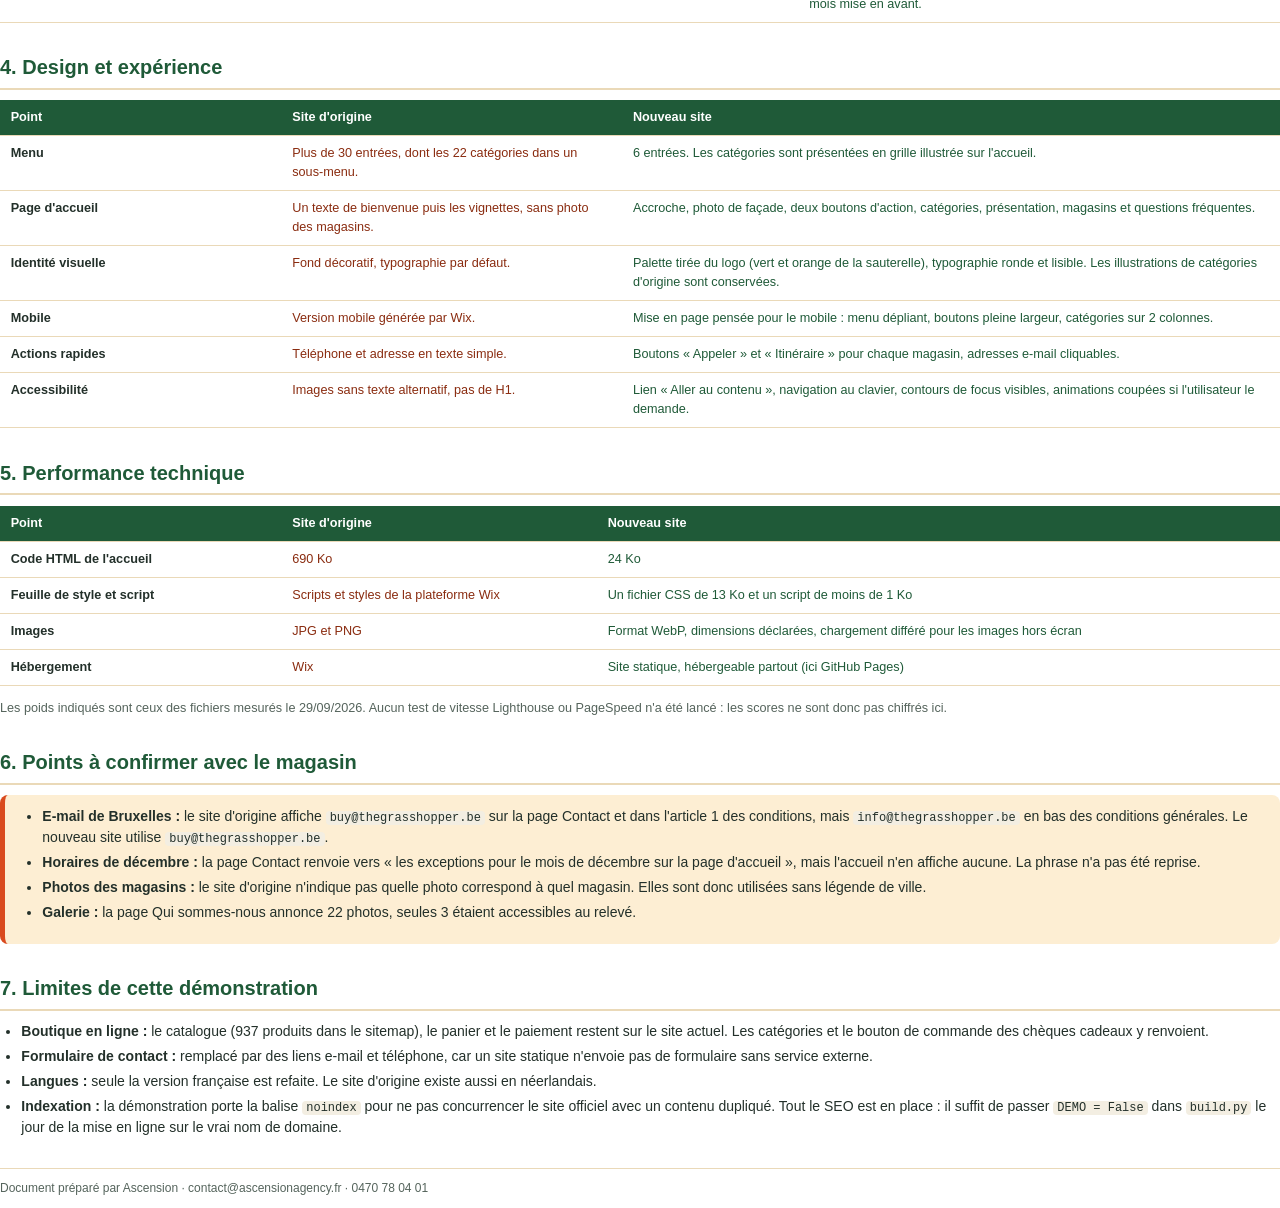
<file: docs/rapport-ameliorations.html>
<!doctype html>
<html lang="fr">
<head>
<meta charset="utf-8">
<title>The Grasshopper : améliorations du site</title>
<style>
  @page { size: A4; margin: 18mm 16mm; }
  * { box-sizing: border-box; }
  body { font-family: "Segoe UI", Arial, sans-serif; font-size: 10.5pt; line-height: 1.5; color: #23302a; margin: 0; }
  h1 { font-size: 26pt; color: #1f5a38; margin: 0 0 4pt; line-height: 1.1; }
  h2 { font-size: 15pt; color: #1f5a38; margin: 22pt 0 8pt; padding-bottom: 4pt; border-bottom: 2pt solid #ead9b8; break-after: avoid; }
  h3 { font-size: 11.5pt; color: #b53a14; margin: 14pt 0 4pt; break-after: avoid; }
  p { margin: 0 0 8pt; }
  a { color: #1f5a38; }
  .cover { background: #e4f3e6; border-radius: 12pt; padding: 22pt 24pt; margin-bottom: 16pt; }
  .cover p { margin: 0; }
  .sub { font-size: 13pt; color: #55645c; margin-bottom: 12pt !important; }
  .meta { font-size: 9.5pt; color: #55645c; }
  .kpis { display: flex; gap: 10pt; margin: 14pt 0; }
  .kpi { flex: 1; border: 1.5pt solid #ead9b8; border-radius: 10pt; padding: 10pt 12pt; background: #fff8ec; }
  .kpi b { display: block; font-size: 15pt; color: #b53a14; line-height: 1.2; }
  .kpi span { font-size: 9pt; color: #55645c; }
  table { width: 100%; border-collapse: collapse; margin: 6pt 0 10pt; font-size: 9.5pt; }
  th, td { text-align: left; vertical-align: top; padding: 6pt 8pt; border-bottom: 1pt solid #ead9b8; }
  th { background: #1f5a38; color: #fff; font-weight: 600; }
  tr { break-inside: avoid; }
  td:first-child { width: 22%; font-weight: 600; }
  .before { color: #8a2c10; }
  .after { color: #1f5a38; }
  .shots { display: flex; gap: 10pt; align-items: flex-start; margin: 8pt 0; }
  .shots figure { margin: 0; flex: 1; }
  .shots img { width: 100%; border: 1pt solid #ead9b8; border-radius: 6pt; }
  figcaption { font-size: 8.5pt; color: #55645c; text-align: center; margin-top: 3pt; }
  .note { background: #fdeed3; border-left: 4pt solid #d94a1e; padding: 8pt 12pt; border-radius: 6pt; margin: 8pt 0; break-inside: avoid; }
  ul { margin: 0 0 8pt; padding-left: 16pt; }
  li { margin-bottom: 3pt; }
  code { font-family: Consolas, monospace; font-size: 9pt; background: #f3eee2; padding: 0 3pt; border-radius: 3pt; }
  .footer { margin-top: 22pt; padding-top: 8pt; border-top: 1pt solid #ead9b8; font-size: 9pt; color: #55645c; }
  .page-break { break-before: page; }
</style>
</head>
<body>

<div class="cover">
  <h1>The Grasshopper</h1>
  <p class="sub">Refonte du site : liste des améliorations</p>
  <p class="meta">Site d'origine analysé : www.thegrasshopper.be/fr · Relevé du 29/09/2026<br>
  Nouveau site (démonstration) : <a href="https://galise332.github.io/the-grasshopper-site/">galise332.github.io/the-grasshopper-site</a><br>
  Code source : <a href="https://github.com/Galise332/the-grasshopper-site">github.com/Galise332/the-grasshopper-site</a></p>
</div>

<p><strong>Règle suivie :</strong> aucune information n'a été inventée. Tous les textes, adresses, horaires, téléphones, e-mails, numéros de TVA, prix et conditions viennent du site d'origine. Seules la mise en forme, la structure et la technique ont changé.</p>

<div class="kpis">
  <div class="kpi"><b>690 Ko → 24 Ko</b><span>Poids du code HTML de la page d'accueil</span></div>
  <div class="kpi"><b>0 → 1</b><span>Titre principal (H1) par page</span></div>
  <div class="kpi"><b>1 → 6</b><span>Pages avec une meta description propre</span></div>
  <div class="kpi"><b>1 → 2</b><span>Magasins décrits dans les données structurées</span></div>
</div>

<h2>1. Aperçu du nouveau site</h2>
<div class="shots">
  <figure style="flex:1.9"><img src="capture-bureau.png" alt=""><figcaption>Page d'accueil sur ordinateur</figcaption></figure>
  <figure><img src="capture-mobile.png" alt=""><figcaption>Page d'accueil sur mobile</figcaption></figure>
</div>

<h2 class="page-break">2. Référencement (SEO)</h2>
<table>
  <tr><th>Point</th><th>Site d'origine</th><th>Nouveau site</th></tr>
  <tr><td>Titre de la page d'accueil</td>
      <td class="before">« The Grasshopper Toy shop | The Grasshopper | Brusselr » (faute de frappe, pas de mot-clé en français)</td>
      <td class="after">« The Grasshopper | Magasin de jouets à Bruxelles et Louvain »</td></tr>
  <tr><td>Meta description</td>
      <td class="before">Une seule, sur l'accueil, en trois langues mélangées. Aucune sur les pages Qui sommes-nous, Contact, Chèque cadeau et Conditions générales.</td>
      <td class="after">Une description unique par page, en français, de moins de 170 caractères, construite avec les informations du site.</td></tr>
  <tr><td>Titres H1</td>
      <td class="before">Aucun H1 sur les pages analysées. Le nom du magasin est en H2 et le slogan en H6.</td>
      <td class="after">Un seul H1 par page, puis H2 et H3 dans l'ordre.</td></tr>
  <tr><td>Données structurées</td>
      <td class="before">Un seul magasin déclaré (Bruxelles), sans horaires ni e-mail. Louvain absent.</td>
      <td class="after">Deux fiches <code>ToyStore</code> (Bruxelles et Louvain) avec adresse, téléphone, e-mail, horaires, TVA et moyens de paiement. Ajout de <code>Organization</code>, <code>WebSite</code>, <code>FAQPage</code> et <code>BreadcrumbList</code>.</td></tr>
  <tr><td>Textes alternatifs des images</td>
      <td class="before">Vides ou inexploitables : « 17 », « 20 », « 5 », « cheque.webp », « plecuches », « cuisisner ».</td>
      <td class="after">Un texte descriptif sur chaque image (« Catégorie Peluches », etc.).</td></tr>
  <tr><td>Sitemap</td>
      <td class="before">Contient des pages de test ou vides : <code>/test</code>, <code>/blank-1</code>, <code>/oudehome</code>, <code>/bg</code>, <code>/achtergrond</code>, <code>/NewCollectionName</code>.</td>
      <td class="after">Sitemap propre avec les 6 pages utiles uniquement.</td></tr>
  <tr><td>Page Listes</td>
      <td class="before">Marquée <code>noindex</code> : invisible pour Google.</td>
      <td class="after">Page prête à être indexée, avec titre et description sur la liste de naissance.</td></tr>
  <tr><td>Partage sur les réseaux</td>
      <td class="before">Pas d'image de partage déclarée sur l'accueil.</td>
      <td class="after">Open Graph et Twitter Card complets avec image 1200 × 630.</td></tr>
  <tr><td>Questions fréquentes</td>
      <td class="before">Aucune. Les réponses sont enfouies dans les conditions générales.</td>
      <td class="after">7 questions en page d'accueil, réponses reprises des conditions générales, de l'accueil et de la page Chèque cadeau.</td></tr>
  <tr><td>Balise canonique, langue, robots.txt</td>
      <td class="before">Présents.</td>
      <td class="after">Conservés : canonique par page, <code>lang="fr-BE"</code>, <code>robots.txt</code> avec lien vers le sitemap.</td></tr>
</table>

<h2>3. Contenu et clarté</h2>
<table>
  <tr><th>Point</th><th>Site d'origine</th><th>Nouveau site</th></tr>
  <tr><td>Langues mélangées</td>
      <td class="before">Sur la version française : menu « Mijn adressen », boutons « Verstuur vraag naar Brussel », message « Uw vraag is succesvol verzonden! ».</td>
      <td class="after">Tout le site est en français.</td></tr>
  <tr><td>Pages vides</td>
      <td class="before">« Information de sécurité » est vide. « Déco » affiche « Il n'y a aucun article à afficher pour le moment ».</td>
      <td class="after">Ces deux entrées sont retirées du menu tant qu'elles n'ont pas de contenu.</td></tr>
  <tr><td>Orthographe</td>
      <td class="before">« Maison de poupeés », « Cheque Cadeau », « Chateaux forts », « Bebetes », « peuvent etre utiliser », « anniver-saire ».</td>
      <td class="after">Corrigé : « Maison de poupées », « Chèque cadeau », « Châteaux forts », « Bébêtes », « peuvent être utilisés », « anniversaire ».</td></tr>
  <tr><td>Horaires</td>
      <td class="before">Visibles seulement en bas de l'accueil et sur la page Contact.</td>
      <td class="after">Bandeau d'horaires en haut de chaque page, et fiches magasins sur l'accueil et la page Contact.</td></tr>
  <tr><td>Infos légales</td>
      <td class="before">Numéros de TVA uniquement sur la page Contact.</td>
      <td class="after">TVA, raison sociale et adresse du siège dans le pied de page de chaque page.</td></tr>
  <tr><td>Conditions générales</td>
      <td class="before">Un long bloc de texte sans navigation.</td>
      <td class="after">Texte identique, avec un sommaire cliquable des 12 articles.</td></tr>
  <tr><td>Chèques cadeaux</td>
      <td class="before">Deux phrases qui se répètent sur le montant libre.</td>
      <td class="after">Texte repris sans la répétition, les 10 montants affichés en grille, validité de 12 mois mise en avant.</td></tr>
</table>

<h2 class="page-break">4. Design et expérience</h2>
<table>
  <tr><th>Point</th><th>Site d'origine</th><th>Nouveau site</th></tr>
  <tr><td>Menu</td>
      <td class="before">Plus de 30 entrées, dont les 22 catégories dans un sous-menu.</td>
      <td class="after">6 entrées. Les catégories sont présentées en grille illustrée sur l'accueil.</td></tr>
  <tr><td>Page d'accueil</td>
      <td class="before">Un texte de bienvenue puis les vignettes, sans photo des magasins.</td>
      <td class="after">Accroche, photo de façade, deux boutons d'action, catégories, présentation, magasins et questions fréquentes.</td></tr>
  <tr><td>Identité visuelle</td>
      <td class="before">Fond décoratif, typographie par défaut.</td>
      <td class="after">Palette tirée du logo (vert et orange de la sauterelle), typographie ronde et lisible. Les illustrations de catégories d'origine sont conservées.</td></tr>
  <tr><td>Mobile</td>
      <td class="before">Version mobile générée par Wix.</td>
      <td class="after">Mise en page pensée pour le mobile : menu dépliant, boutons pleine largeur, catégories sur 2 colonnes.</td></tr>
  <tr><td>Actions rapides</td>
      <td class="before">Téléphone et adresse en texte simple.</td>
      <td class="after">Boutons « Appeler » et « Itinéraire » pour chaque magasin, adresses e-mail cliquables.</td></tr>
  <tr><td>Accessibilité</td>
      <td class="before">Images sans texte alternatif, pas de H1.</td>
      <td class="after">Lien « Aller au contenu », navigation au clavier, contours de focus visibles, animations coupées si l'utilisateur le demande.</td></tr>
</table>

<h2>5. Performance technique</h2>
<table>
  <tr><th>Point</th><th>Site d'origine</th><th>Nouveau site</th></tr>
  <tr><td>Code HTML de l'accueil</td><td class="before">690 Ko</td><td class="after">24 Ko</td></tr>
  <tr><td>Feuille de style et script</td><td class="before">Scripts et styles de la plateforme Wix</td><td class="after">Un fichier CSS de 13 Ko et un script de moins de 1 Ko</td></tr>
  <tr><td>Images</td><td class="before">JPG et PNG</td><td class="after">Format WebP, dimensions déclarées, chargement différé pour les images hors écran</td></tr>
  <tr><td>Hébergement</td><td class="before">Wix</td><td class="after">Site statique, hébergeable partout (ici GitHub Pages)</td></tr>
</table>
<p class="meta">Les poids indiqués sont ceux des fichiers mesurés le 29/09/2026. Aucun test de vitesse Lighthouse ou PageSpeed n'a été lancé : les scores ne sont donc pas chiffrés ici.</p>

<h2>6. Points à confirmer avec le magasin</h2>
<div class="note">
  <ul>
    <li><strong>E-mail de Bruxelles :</strong> le site d'origine affiche <code>buy@thegrasshopper.be</code> sur la page Contact et dans l'article 1 des conditions, mais <code>info@thegrasshopper.be</code> en bas des conditions générales. Le nouveau site utilise <code>buy@thegrasshopper.be</code>.</li>
    <li><strong>Horaires de décembre :</strong> la page Contact renvoie vers « les exceptions pour le mois de décembre sur la page d'accueil », mais l'accueil n'en affiche aucune. La phrase n'a pas été reprise.</li>
    <li><strong>Photos des magasins :</strong> le site d'origine n'indique pas quelle photo correspond à quel magasin. Elles sont donc utilisées sans légende de ville.</li>
    <li><strong>Galerie :</strong> la page Qui sommes-nous annonce 22 photos, seules 3 étaient accessibles au relevé.</li>
  </ul>
</div>

<h2>7. Limites de cette démonstration</h2>
<ul>
  <li><strong>Boutique en ligne :</strong> le catalogue (937 produits dans le sitemap), le panier et le paiement restent sur le site actuel. Les catégories et le bouton de commande des chèques cadeaux y renvoient.</li>
  <li><strong>Formulaire de contact :</strong> remplacé par des liens e-mail et téléphone, car un site statique n'envoie pas de formulaire sans service externe.</li>
  <li><strong>Langues :</strong> seule la version française est refaite. Le site d'origine existe aussi en néerlandais.</li>
  <li><strong>Indexation :</strong> la démonstration porte la balise <code>noindex</code> pour ne pas concurrencer le site officiel avec un contenu dupliqué. Tout le SEO est en place : il suffit de passer <code>DEMO = False</code> dans <code>build.py</code> le jour de la mise en ligne sur le vrai nom de domaine.</li>
</ul>

<p class="footer">Document préparé par Ascension · contact@ascensionagency.fr · 0470 78 04 01</p>

</body>
</html>
</file>
<file: assets/css/style.css>
:root {
  --green: #2f7d4f;
  --green-dark: #1f5a38;
  --green-soft: #e4f3e6;
  --orange: #d94a1e;
  --orange-dark: #b53a14;
  --cream: #fff8ec;
  --sand: #fdeed3;
  --ink: #23302a;
  --muted: #55645c;
  --line: #ead9b8;
  --white: #ffffff;
  --radius: 18px;
  --shadow: 0 6px 20px rgba(35, 48, 42, .10);
  --font-head: "Baloo 2", "Trebuchet MS", system-ui, sans-serif;
  --font-body: "Nunito", system-ui, -apple-system, "Segoe UI", sans-serif;
}

*, *::before, *::after { box-sizing: border-box; }

html { scroll-behavior: smooth; scroll-padding-top: 96px; }

body {
  margin: 0;
  font-family: var(--font-body);
  font-size: 1.0625rem;
  line-height: 1.65;
  color: var(--ink);
  background: var(--cream);
}

img { max-width: 100%; height: auto; display: block; }

a { color: var(--green-dark); text-underline-offset: 3px; }
a:hover { color: var(--orange-dark); }

:focus-visible { outline: 3px solid var(--orange); outline-offset: 3px; border-radius: 6px; }

h1, h2, h3 {
  font-family: var(--font-head);
  line-height: 1.15;
  margin: 0 0 .6em;
  color: var(--green-dark);
  text-wrap: balance;
}
h1 { font-size: clamp(2rem, 5vw, 3.2rem); font-weight: 800; }
h2 { font-size: clamp(1.6rem, 3.5vw, 2.3rem); font-weight: 700; }
h3 { font-size: 1.3rem; font-weight: 700; }

p { margin: 0 0 1em; }
address { font-style: normal; }

.container { width: min(1160px, 100% - 32px); margin-inline: auto; }
.narrow { width: min(820px, 100% - 32px); }
.center { text-align: center; margin-inline: auto; }
.muted { color: var(--muted); font-size: .95rem; }

.sr-only {
  position: absolute; width: 1px; height: 1px; overflow: hidden;
  clip: rect(0 0 0 0); white-space: nowrap;
}

.skip-link {
  position: absolute; left: 16px; top: -60px; z-index: 100;
  background: var(--green-dark); color: var(--white);
  padding: 10px 16px; border-radius: 10px;
}
.skip-link:focus { top: 10px; color: var(--white); }

/* Bandeau horaires */
.topbar { background: var(--green-dark); color: var(--white); font-size: .9rem; }
.topbar-inner { display: flex; flex-wrap: wrap; justify-content: center; gap: 2px 12px; padding: 7px 0; text-align: center; }

/* En-tête */
.site-header {
  position: sticky; top: 0; z-index: 50;
  background: rgba(255, 248, 236, .96);
  backdrop-filter: blur(8px);
  border-bottom: 2px solid var(--line);
}
.header-inner { display: flex; align-items: center; justify-content: space-between; gap: 16px; padding: 10px 0; }

.brand { display: flex; align-items: center; gap: 12px; text-decoration: none; min-width: 0; }
.brand img { width: 58px; height: auto; flex: none; }
.brand-text { display: flex; flex-direction: column; min-width: 0; }
.brand-name { font-family: var(--font-head); font-weight: 800; font-size: 1.45rem; line-height: 1.1; color: var(--green-dark); }
.brand-tag { font-size: .82rem; color: var(--muted); line-height: 1.3; }

.site-nav ul { list-style: none; margin: 0; padding: 0; display: flex; gap: 4px; }
.site-nav a {
  display: block; padding: 9px 13px; border-radius: 999px;
  font-weight: 700; font-size: .98rem; text-decoration: none; color: var(--ink);
}
.site-nav a:hover { background: var(--green-soft); color: var(--green-dark); }
.site-nav a[aria-current="page"] { background: var(--green); color: var(--white); }

.nav-toggle {
  display: none; width: 46px; height: 46px; flex: none;
  border: 2px solid var(--green); border-radius: 12px; background: var(--white); cursor: pointer;
}
.nav-toggle-bars,
.nav-toggle-bars::before,
.nav-toggle-bars::after {
  display: block; width: 22px; height: 3px; border-radius: 2px;
  background: var(--green-dark); margin-inline: auto; position: relative; content: "";
}
.nav-toggle-bars::before { position: absolute; top: -7px; }
.nav-toggle-bars::after { position: absolute; top: 7px; }

/* Boutons */
.btn {
  display: inline-block; padding: 12px 22px; border-radius: 999px;
  font-weight: 700; text-decoration: none; text-align: center;
  border: 2px solid transparent;
  transition: transform .15s ease, background-color .15s ease;
}
.btn:hover { transform: translateY(-2px); }
.btn-primary { background: var(--orange); color: var(--white); }
.btn-primary:hover { background: var(--orange-dark); color: var(--white); }
.btn-ghost { background: var(--white); color: var(--green-dark); border-color: var(--green); }
.btn-ghost:hover { background: var(--green-soft); color: var(--green-dark); }
.btn-row { display: flex; flex-wrap: wrap; gap: 12px; margin-top: 1.2em; }

/* Accueil */
.hero { padding: clamp(32px, 6vw, 72px) 0; background: linear-gradient(180deg, var(--green-soft), var(--cream)); }
.hero-grid { display: grid; grid-template-columns: 1.05fr 1fr; gap: clamp(24px, 5vw, 56px); align-items: center; }
.eyebrow {
  display: inline-block; margin-bottom: 14px; padding: 4px 14px; border-radius: 999px;
  background: var(--white); color: var(--orange-dark); font-weight: 700; font-size: .9rem;
  border: 2px solid var(--line);
}
.lead { font-size: 1.2rem; color: var(--ink); }
.hero-media { position: relative; padding-bottom: 28px; }
.hero-media > img:first-child { border-radius: 28px; box-shadow: var(--shadow); border: 6px solid var(--white); }
.hero-badge {
  position: absolute; right: -10px; bottom: 0; width: 30%;
  border-radius: 20px; border: 6px solid var(--white); box-shadow: var(--shadow);
  transform: rotate(4deg);
}

.notice { background: var(--sand); border-block: 2px solid var(--line); }
.notice-inner { padding: 18px 0; text-align: center; }
.notice p { margin: 0; }

.section { padding: clamp(40px, 7vw, 80px) 0; }
.section-alt { background: var(--white); }

.cat-grid {
  list-style: none; margin: 0; padding: 0;
  display: grid; grid-template-columns: repeat(auto-fill, minmax(220px, 1fr)); gap: 18px;
}
.cat-card {
  display: block; text-decoration: none; background: var(--white);
  border-radius: var(--radius); overflow: hidden; border: 2px solid var(--line);
  transition: transform .18s ease, box-shadow .18s ease, border-color .18s ease;
}
.cat-card:hover { transform: translateY(-4px) rotate(-.6deg); box-shadow: var(--shadow); border-color: var(--green); }
.cat-card img { width: 100%; aspect-ratio: 16 / 9; object-fit: cover; }
.cat-label { display: block; padding: 10px 14px 12px; font-family: var(--font-head); font-weight: 700; font-size: 1.12rem; color: var(--green-dark); }

.about-grid { display: grid; grid-template-columns: 1.1fr 1fr; gap: clamp(24px, 5vw, 56px); align-items: start; }
.duo { display: grid; gap: 16px; }
.duo-card {
  display: block; padding: 22px 24px; border-radius: var(--radius); text-decoration: none; color: var(--ink);
  background: var(--cream); border: 2px solid var(--line);
  transition: transform .18s ease, border-color .18s ease;
}
.duo-card:hover { transform: translateY(-3px); border-color: var(--orange); color: var(--ink); }
.duo-card h3 { color: var(--orange-dark); margin-bottom: .3em; }
.duo-card p { margin: 0; }

/* Magasins */
.store-grid { display: grid; grid-template-columns: repeat(2, 1fr); gap: 24px; }
.store-card {
  background: var(--white); border-radius: var(--radius); overflow: hidden;
  border: 2px solid var(--line); border-top: 8px solid var(--green);
}
.store-card:nth-child(2) { border-top-color: var(--orange); }
.store-body { padding: 22px 24px 26px; }
.store-body h2, .store-body h3 { font-size: 1.5rem; margin-bottom: .4em; }
.store-hours { font-weight: 700; color: var(--green-dark); margin: .8em 0 .2em; }
.store-note { color: var(--muted); margin-bottom: .6em; }
.store-links { list-style: none; padding: 0; margin: .8em 0; }
.store-links a { font-weight: 700; display: inline-block; padding: 3px 0; }
.store-vat { color: var(--muted); font-size: .92rem; margin: 0; }

/* FAQ */
.faq details {
  background: var(--cream); border: 2px solid var(--line); border-radius: 14px;
  padding: 4px 20px; margin-bottom: 12px;
}
.faq summary {
  cursor: pointer; padding: 12px 0; font-family: var(--font-head);
  font-weight: 700; font-size: 1.12rem; color: var(--green-dark);
}
.faq details[open] { border-color: var(--green); }
.faq details p { margin: 0 0 14px; }

/* Pages intérieures */
.page-head { background: linear-gradient(180deg, var(--green-soft), var(--cream)); padding: clamp(32px, 6vw, 64px) 0 clamp(20px, 3vw, 32px); }
.page-head h1 { margin-bottom: .3em; }
.page-intro { font-size: 1.2rem; max-width: 60ch; margin: 0; }

.prose { max-width: 68ch; }
.prose.center { margin-inline: auto; margin-bottom: 2em; }
.callout {
  background: var(--green-soft); border-left: 6px solid var(--green);
  padding: 14px 18px; border-radius: 10px; font-weight: 700;
}

.about-page { display: grid; grid-template-columns: 1fr 1fr; gap: clamp(24px, 5vw, 56px); align-items: start; }
.gallery { display: grid; grid-template-columns: 1fr 1fr; gap: 14px; }
.gallery img { width: 100%; height: 100%; object-fit: cover; border-radius: var(--radius); border: 5px solid var(--white); box-shadow: var(--shadow); }
.gallery img:first-child { grid-column: 1 / -1; aspect-ratio: 3 / 2; }
.gallery img:not(:first-child) { aspect-ratio: 3 / 4; }
.gallery-two { grid-template-columns: 1fr; }
.gallery-two img { aspect-ratio: 3 / 2 !important; }

.voucher-grid {
  list-style: none; padding: 0; margin: 0 0 1.5em;
  display: grid; grid-template-columns: repeat(auto-fill, minmax(150px, 1fr)); gap: 14px;
}
.voucher {
  background: var(--white); border: 2px dashed var(--orange); border-radius: 14px;
  padding: 16px; text-align: center; display: flex; flex-direction: column; gap: 4px;
}
.voucher-name { font-size: .92rem; color: var(--muted); }
.voucher-price { font-family: var(--font-head); font-weight: 800; font-size: 1.6rem; color: var(--orange-dark); }

.contact-cta { display: flex; flex-wrap: wrap; gap: 12px; justify-content: center; margin-top: 32px; }

.terms-grid { display: grid; grid-template-columns: 220px 1fr; gap: clamp(24px, 4vw, 48px); align-items: start; }
.toc { position: sticky; top: 110px; background: var(--white); border: 2px solid var(--line); border-radius: var(--radius); padding: 18px 20px; }
.toc-title { font-family: var(--font-head); font-weight: 700; color: var(--green-dark); margin-bottom: .4em; }
.toc ol { list-style: none; margin: 0; padding: 0; }
.toc a { display: block; padding: 4px 0; text-decoration: none; }
.toc a:hover { text-decoration: underline; }
.terms h2 { font-size: 1.4rem; margin-top: 1.6em; }
.terms h2:first-child { margin-top: 0; }
.terms h3 { font-size: 1.1rem; color: var(--orange-dark); margin-top: 1.2em; }

/* Pied de page */
.site-footer { background: var(--green-dark); color: #e9f3ec; padding-top: 48px; font-size: .98rem; }
.site-footer a { color: var(--white); }
.site-footer a:hover { color: var(--sand); }
.footer-grid { display: grid; grid-template-columns: 1.2fr 1fr 1fr 1fr; gap: 32px; }
.footer-brand { font-family: var(--font-head); font-weight: 800; font-size: 1.5rem; color: var(--white); margin-bottom: .2em; }
.footer-title { font-family: var(--font-head); font-weight: 700; font-size: 1.1rem; color: var(--white); margin-bottom: .4em; }
.footer-links, .social { list-style: none; margin: 0; padding: 0; }
.footer-links a, .social a { display: inline-block; padding: 4px 0; }
.social { display: flex; gap: 16px; margin-top: .6em; }
.footer-bottom { border-top: 1px solid rgba(255, 255, 255, .2); margin-top: 32px; padding: 18px 0; font-size: .88rem; text-align: center; }
.footer-bottom p { margin: 0; }

/* Adaptation mobile */
@media (max-width: 960px) {
  .nav-toggle { display: block; }
  .site-nav {
    display: none; position: absolute; left: 0; right: 0; top: 100%;
    background: var(--cream); border-bottom: 2px solid var(--line); padding: 8px 16px 16px;
    box-shadow: var(--shadow);
  }
  .site-nav.is-open { display: block; }
  .site-nav ul { flex-direction: column; }
  .site-nav a { padding: 13px 16px; font-size: 1.05rem; }
  .hero-grid, .about-grid, .about-page, .terms-grid { grid-template-columns: 1fr; }
  .toc { position: static; }
  .toc ol { display: grid; grid-template-columns: repeat(auto-fill, minmax(100px, 1fr)); }
  .footer-grid { grid-template-columns: 1fr 1fr; }
  .hero-badge { right: 8px; }
}

@media (max-width: 640px) {
  .store-grid, .footer-grid { grid-template-columns: 1fr; }
  .brand-tag { display: none; }
  .brand img { width: 48px; }
  .topbar-sep { display: none; }
  .cat-grid { grid-template-columns: repeat(2, 1fr); gap: 12px; }
  .cat-label { font-size: 1rem; padding: 8px 10px 10px; }
  .btn-row .btn { flex: 1 1 100%; }
}

@media (prefers-reduced-motion: reduce) {
  html { scroll-behavior: auto; }
  *, *::before, *::after { transition: none !important; }
}

@media print {
  .topbar, .site-header, .site-footer, .btn-row, .toc { display: none; }
  body { background: #fff; }
}
</file>
